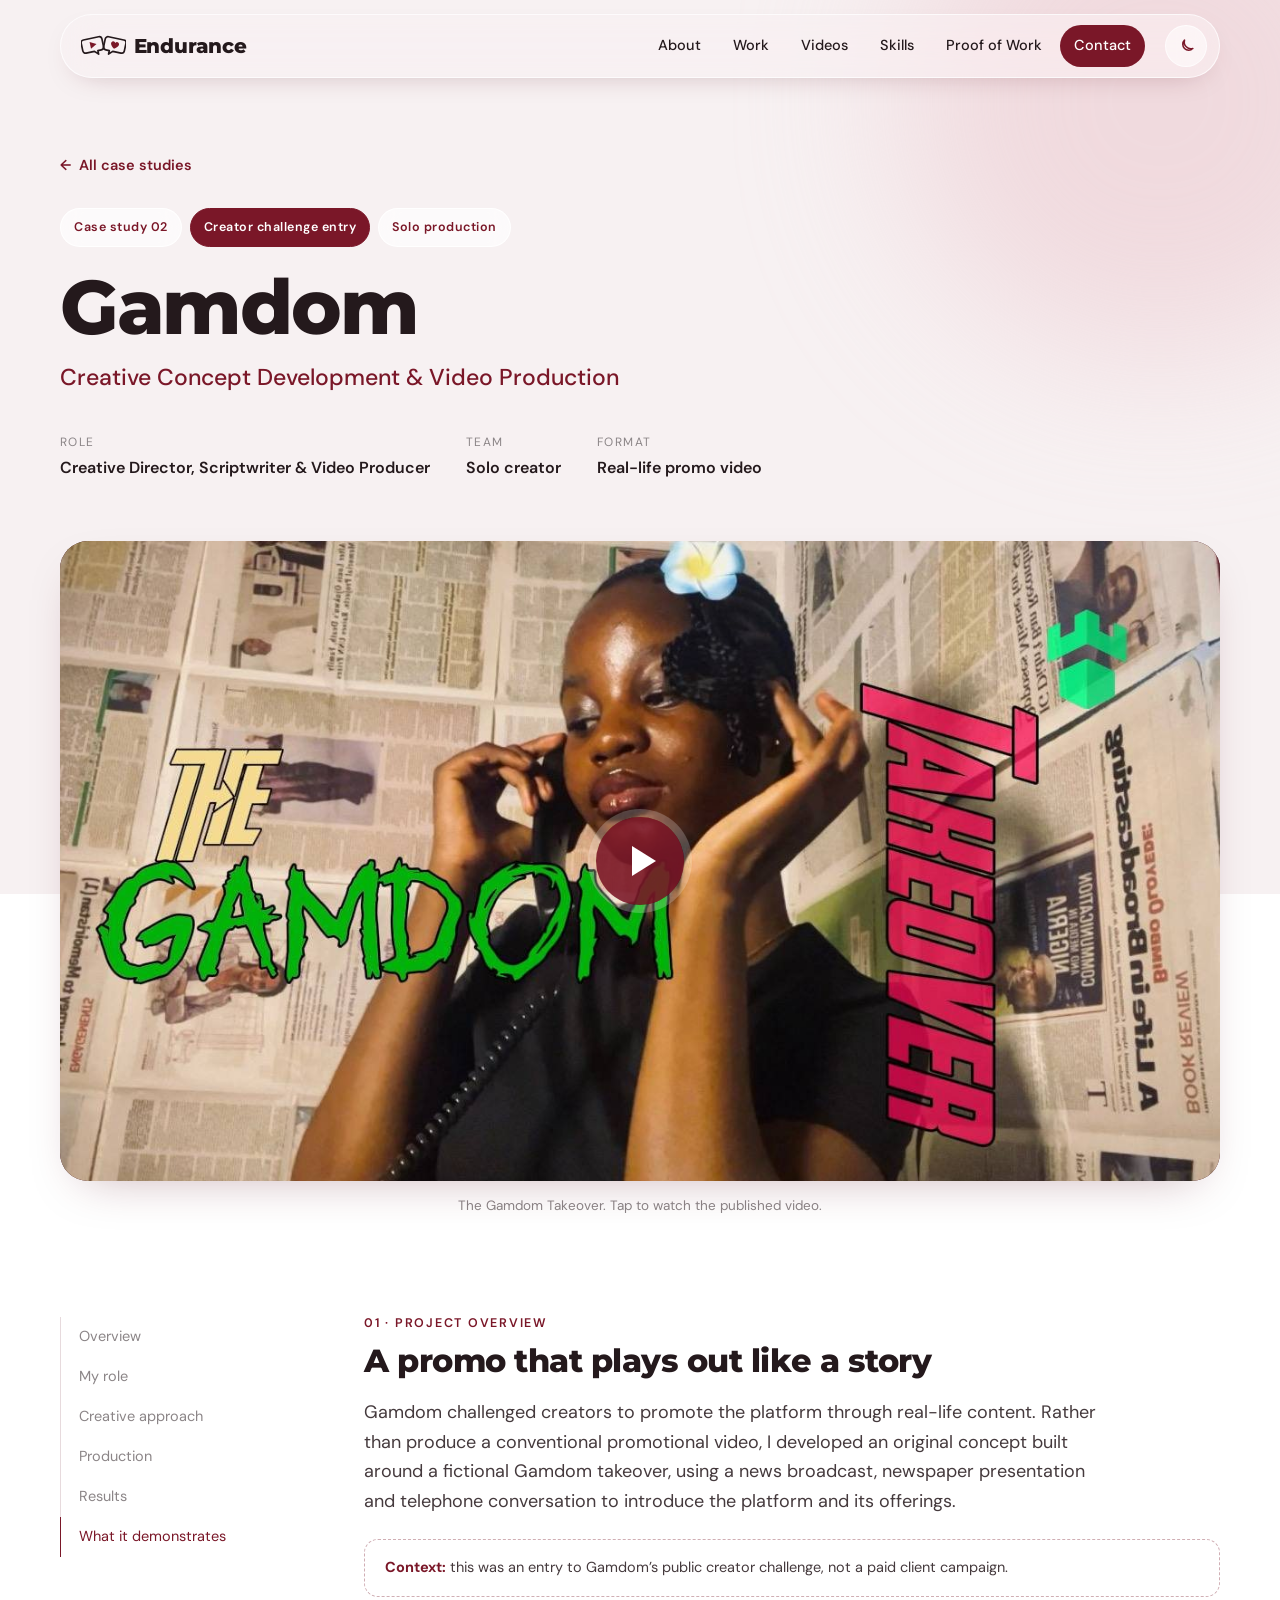
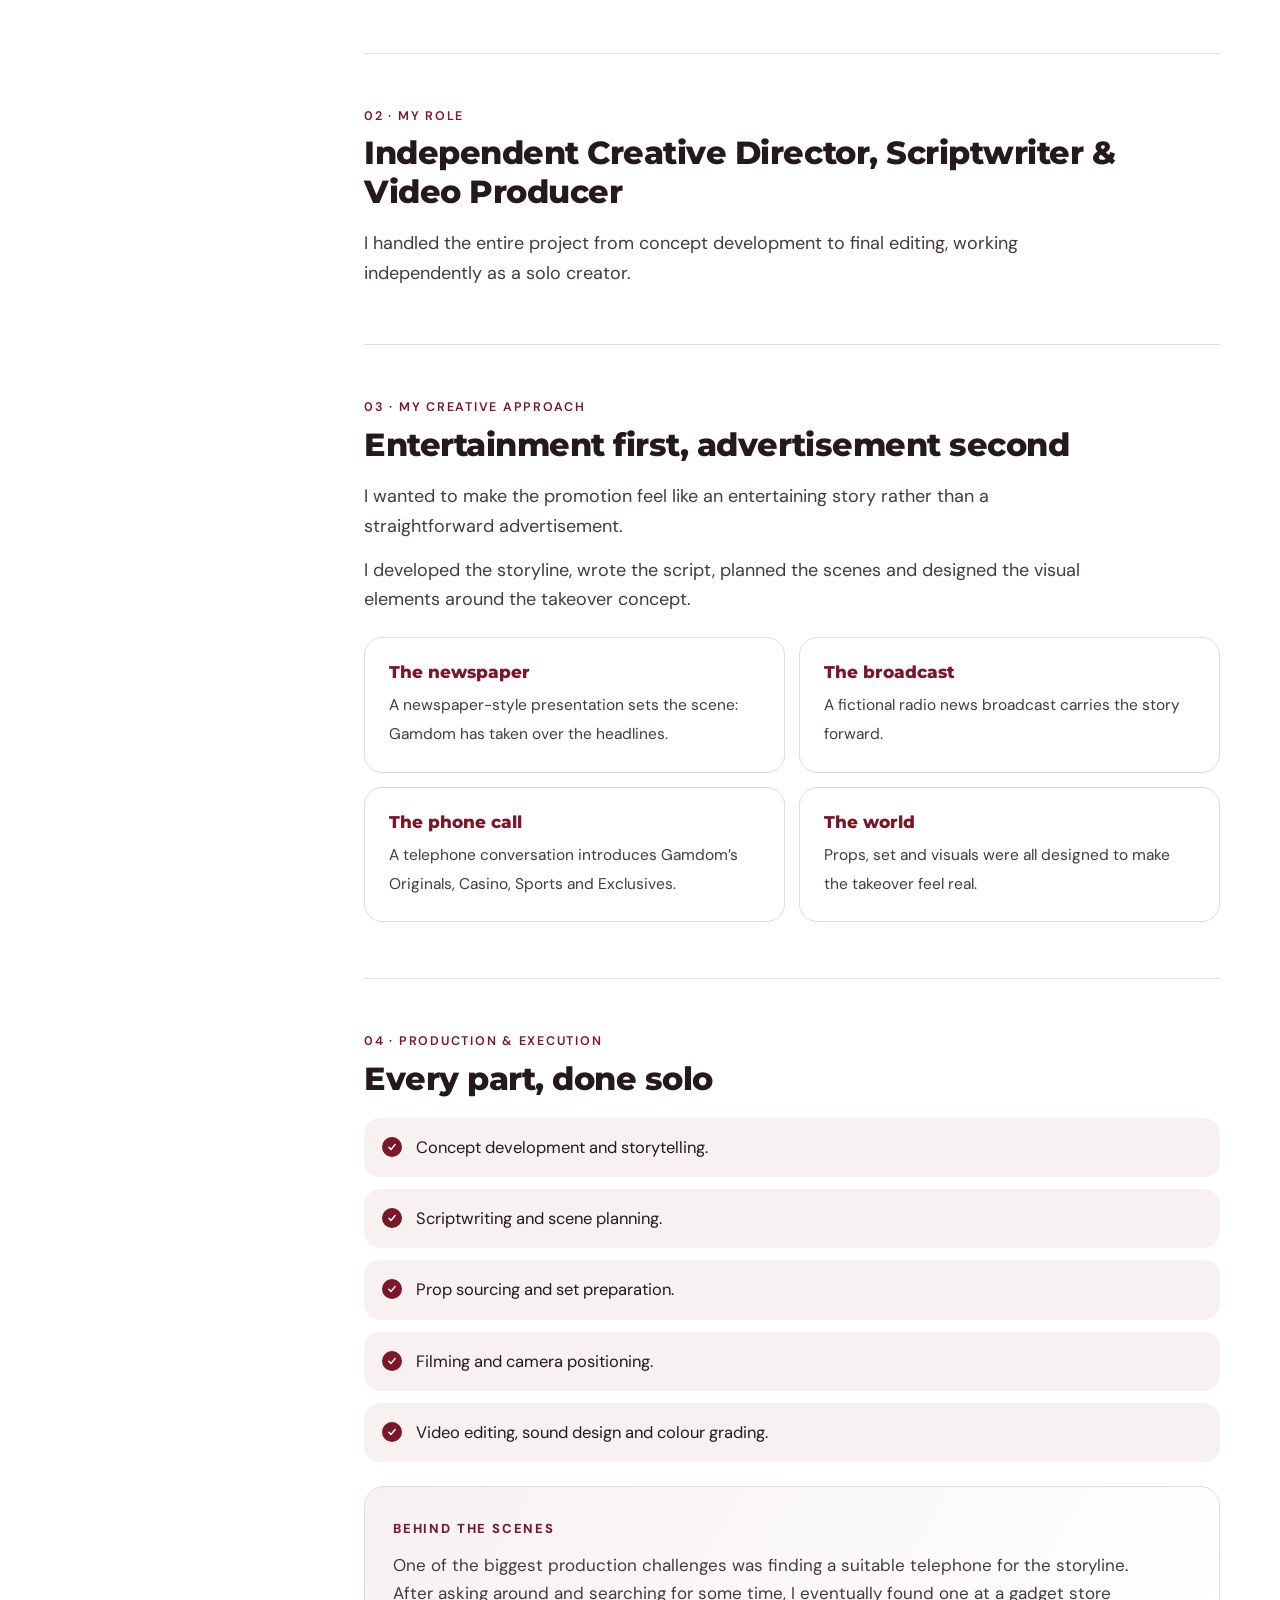
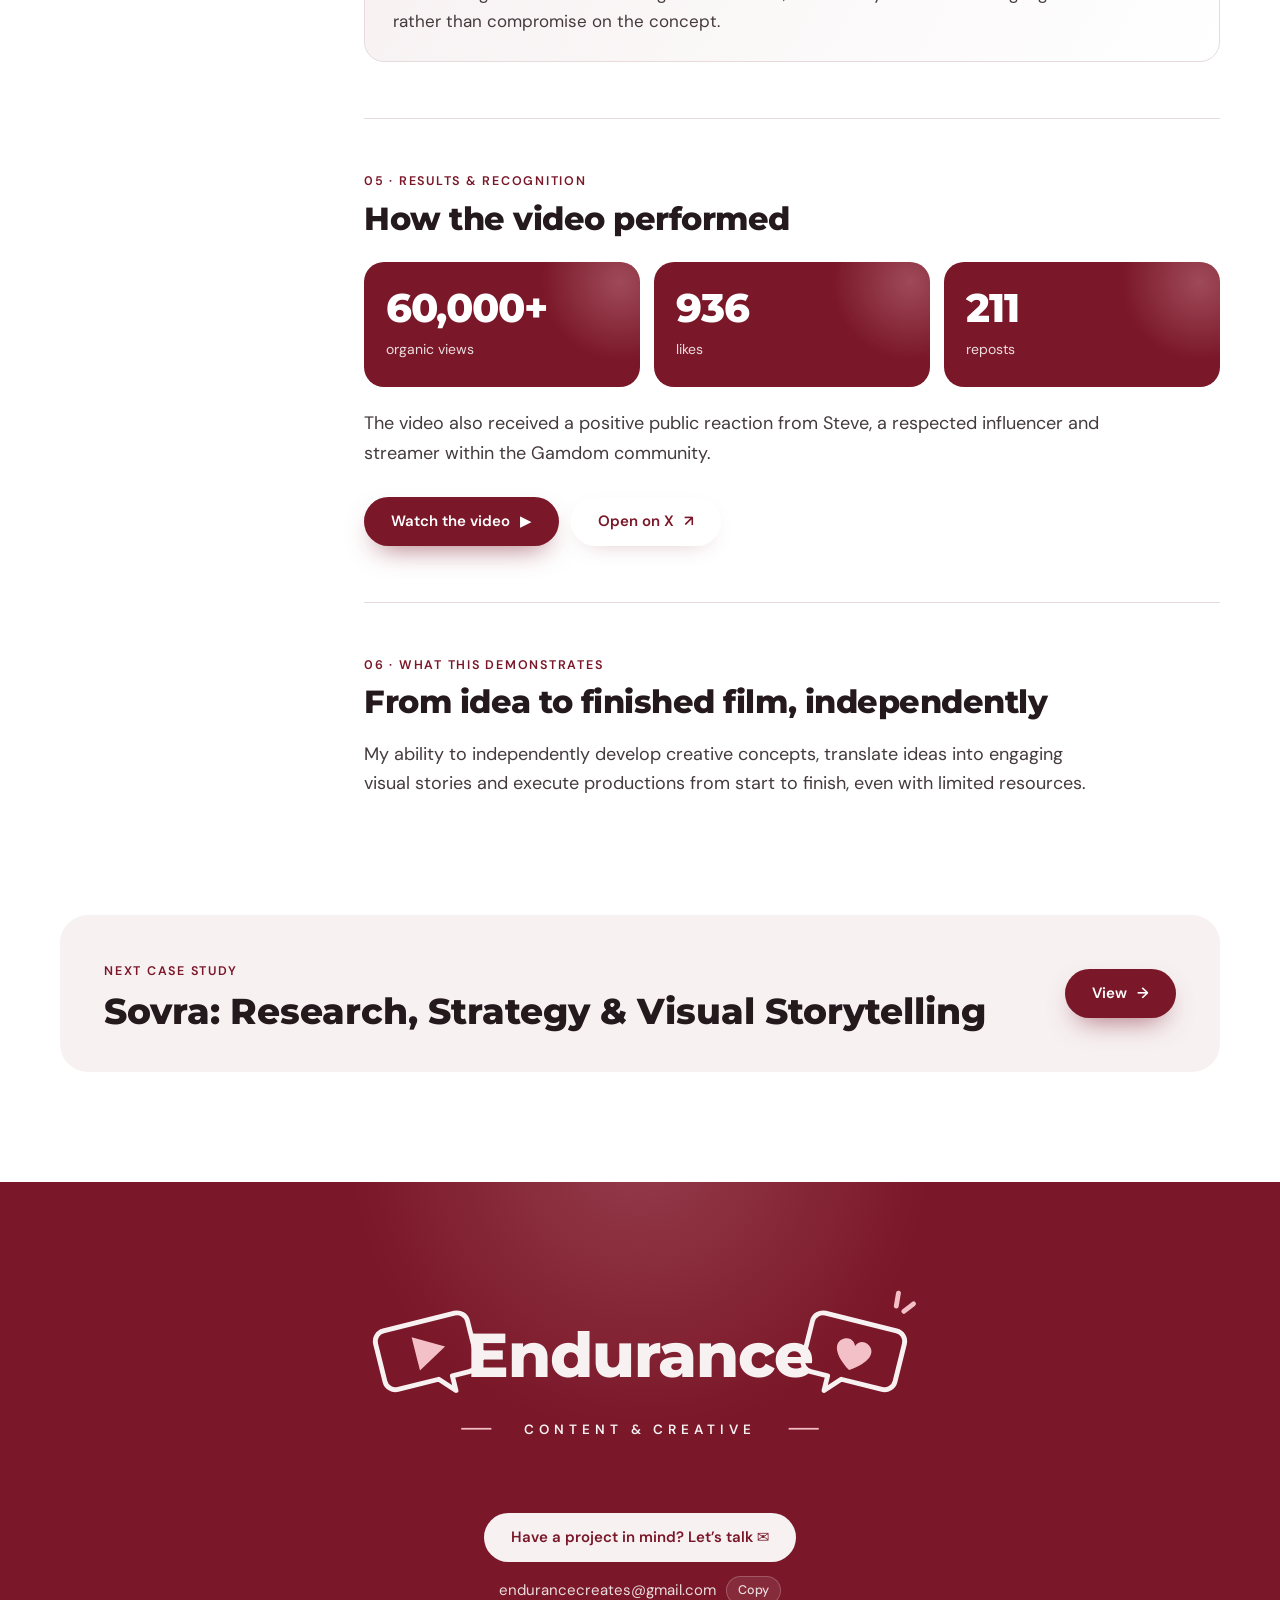
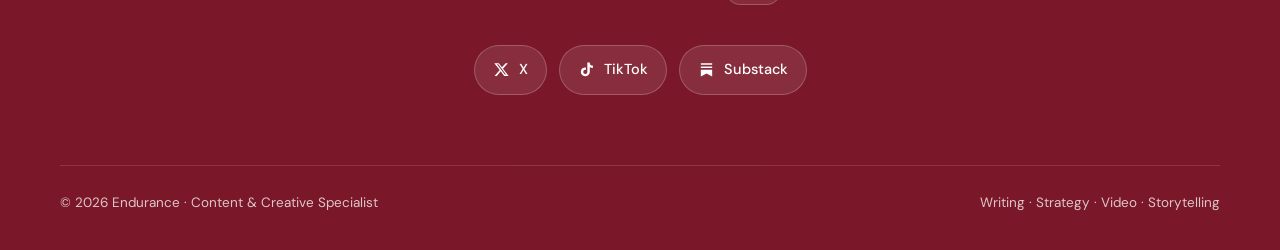
<file: gamdom.html>
<!DOCTYPE html>
<html lang="en">
<head>
<meta charset="utf-8">
<meta name="viewport" content="width=device-width, initial-scale=1">
<title>Gamdom case study — Endurance</title>
<meta name="description" content="The Gamdom Takeover: an original creator-challenge video concept written, shot and edited solo by Endurance. 60,000+ organic views.">
<meta name="theme-color" content="#7A1728">
<link rel="icon" href="assets/favicon.svg" type="image/svg+xml">
<link rel="preconnect" href="https://fonts.googleapis.com"><link rel="preconnect" href="https://fonts.gstatic.com" crossorigin>
<link href="https://fonts.googleapis.com/css2?family=DM+Sans:wght@400;500;600&family=Fraunces:ital,opsz,wght@1,9..144,400&family=Montserrat:wght@700;800&display=swap" rel="stylesheet">
<script>try{var t=localStorage.getItem("theme");if(t)document.documentElement.dataset.theme=t}catch(e){}</script>
<link rel="stylesheet" href="assets/css/style.css">
</head>
<body data-page="case">
<div data-nav></div>
<main>
<section class="cs-hero">
  <div class="wrap">
    <a class="back" href="index.html#work"><span class="arrow">←</span> All case studies</a>
    <div class="cs-tags reveal"><span>Case study 02</span><span class="flag">Creator challenge entry</span><span>Solo production</span></div>
    <h1 class="reveal d1">Gamdom</h1>
    <p class="sub reveal d2">Creative Concept Development &amp; Video Production</p>
    <div class="cs-meta reveal d3">
      <div><small>Role</small><b>Creative Director, Scriptwriter &amp; Video Producer</b></div>
      <div><small>Team</small><b>Solo creator</b></div>
      <div><small>Format</small><b>Real-life promo video</b></div>
    </div>
  </div>
</section>

<div class="cs-cover">
  <div class="wrap reveal">
    <figure>
      <button class="cover-play" data-media="x" data-id="2115507130358997026" data-title="The Gamdom Takeover" aria-label="Play The Gamdom Takeover">
        <img src="assets/img/gamdom-thumb.jpg" alt="Still from The Gamdom Takeover: Endurance on a landline phone in front of a wall of newspapers">
        <span class="play-dot" aria-hidden="true"></span>
      </button>
    </figure>
    <p style="font-size:13.5px;color:var(--muted);margin-top:14px;text-align:center">The Gamdom Takeover. Tap to watch the published video.</p>
  </div>
</div>

<section class="cs-body">
  <div class="wrap cs-layout">
    <ul class="cs-toc" aria-label="On this page">
      <li><a href="#overview">Overview</a></li>
      <li><a href="#role">My role</a></li>
      <li><a href="#approach">Creative approach</a></li>
      <li><a href="#production">Production</a></li>
      <li><a href="#results">Results</a></li>
      <li><a href="#takeaway">What it demonstrates</a></li>
    </ul>
    <div>
      <div class="cs-section reveal" id="overview">
        <h2><small>01 · Project overview</small>A promo that plays out like a story</h2>
        <p>Gamdom challenged creators to promote the platform through real-life content. Rather than produce a conventional promotional video, I developed an original concept built around a fictional Gamdom takeover, using a news broadcast, newspaper presentation and telephone conversation to introduce the platform and its offerings.</p>
        <div class="note"><b>Context:</b> this was an entry to Gamdom’s public creator challenge, not a paid client campaign.</div>
      </div>
      <div class="cs-section reveal" id="role">
        <h2><small>02 · My role</small>Independent Creative Director, Scriptwriter &amp; Video Producer</h2>
        <p>I handled the entire project from concept development to final editing, working independently as a solo creator.</p>
      </div>
      <div class="cs-section reveal" id="approach">
        <h2><small>03 · My creative approach</small>Entertainment first, advertisement second</h2>
        <p>I wanted to make the promotion feel like an entertaining story rather than a straightforward advertisement.</p>
        <p>I developed the storyline, wrote the script, planned the scenes and designed the visual elements around the takeover concept.</p>
        <div class="recs">
          <div class="rec"><b>The newspaper</b><span>A newspaper-style presentation sets the scene: Gamdom has taken over the headlines.</span></div>
          <div class="rec"><b>The broadcast</b><span>A fictional radio news broadcast carries the story forward.</span></div>
          <div class="rec"><b>The phone call</b><span>A telephone conversation introduces Gamdom’s Originals, Casino, Sports and Exclusives.</span></div>
          <div class="rec"><b>The world</b><span>Props, set and visuals were all designed to make the takeover feel real.</span></div>
        </div>
      </div>
      <div class="cs-section reveal" id="production">
        <h2><small>04 · Production &amp; execution</small>Every part, done solo</h2>
        <ul class="checks">
          <li>Concept development and storytelling.</li>
          <li>Scriptwriting and scene planning.</li>
          <li>Prop sourcing and set preparation.</li>
          <li>Filming and camera positioning.</li>
          <li>Video editing, sound design and colour grading.</li>
        </ul>
        <div class="story"><b>Behind the scenes</b><p>One of the biggest production challenges was finding a suitable telephone for the storyline. After asking around and searching for some time, I eventually found one at a gadget store rather than compromise on the concept.</p></div>
      </div>
      <div class="cs-section reveal" id="results">
        <h2><small>05 · Results &amp; recognition</small>How the video performed</h2>
        <div class="stats">
          <div class="stat"><b>60,000+</b><span>organic views</span></div>
          <div class="stat"><b>936</b><span>likes</span></div>
          <div class="stat"><b>211</b><span>reposts</span></div>
        </div>
        <p style="margin-top:22px">The video also received a positive public reaction from Steve, a respected influencer and streamer within the Gamdom community.</p>
        <div class="cs-cta">
          <button class="btn btn-primary" data-media="x" data-id="2115507130358997026" data-title="The Gamdom Takeover">Watch the video <span class="arrow">▶</span></button>
          <a class="btn btn-glass" href="https://x.com/i_am_endurance/status/2115507130358997026" target="_blank" rel="noopener">Open on X <span class="arrow">↗</span></a>
        </div>
      </div>
      <div class="cs-section reveal" id="takeaway">
        <h2><small>06 · What this demonstrates</small>From idea to finished film, independently</h2>
        <p>My ability to independently develop creative concepts, translate ideas into engaging visual stories and execute productions from start to finish, even with limited resources.</p>
      </div>
    </div>
  </div>
</section>

<section class="next-case">
  <div class="wrap"><a class="next-card reveal" href="sovra.html"><div><small>Next case study</small><h3>Sovra: Research, Strategy &amp; Visual Storytelling</h3></div><span class="btn btn-primary">View <span class="arrow">→</span></span></a></div>
</section>
</main>
<div data-footer></div>
<script src="assets/js/site.js"></script>
</body>
</html>
</file>
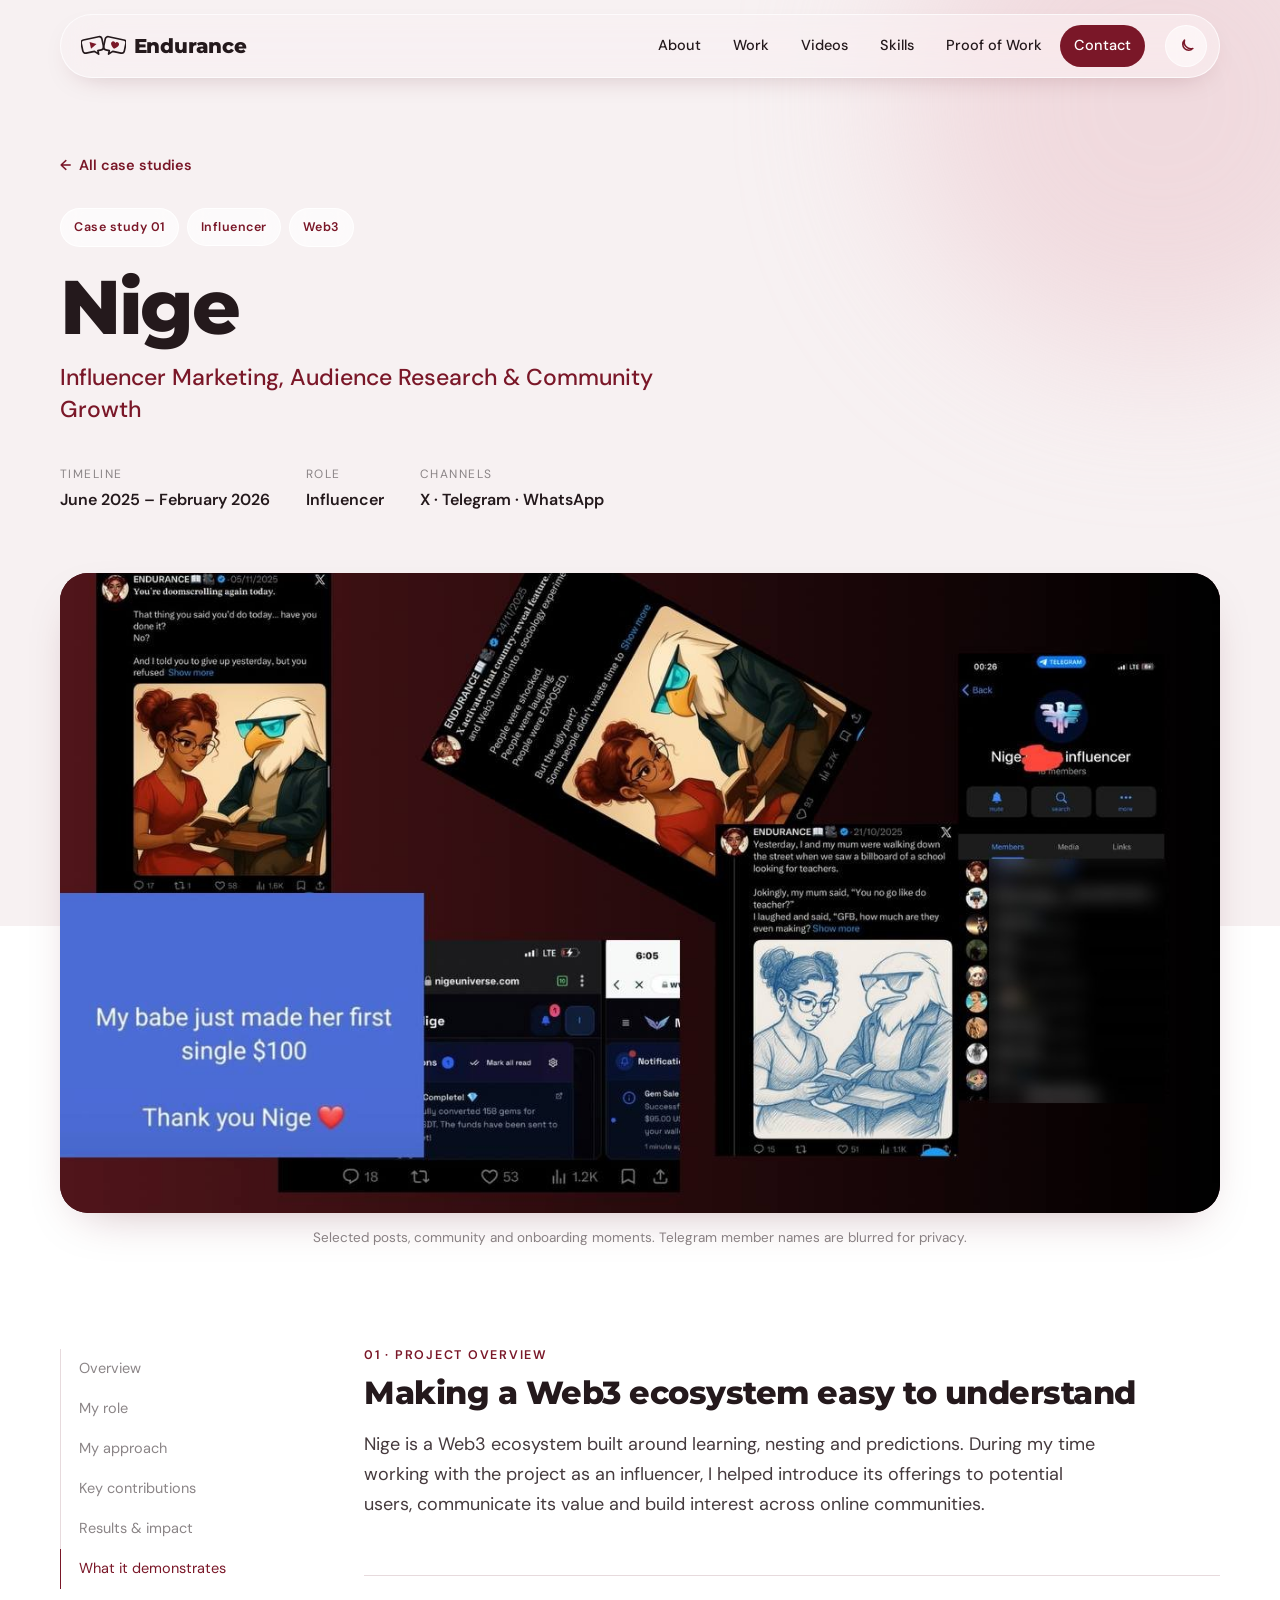
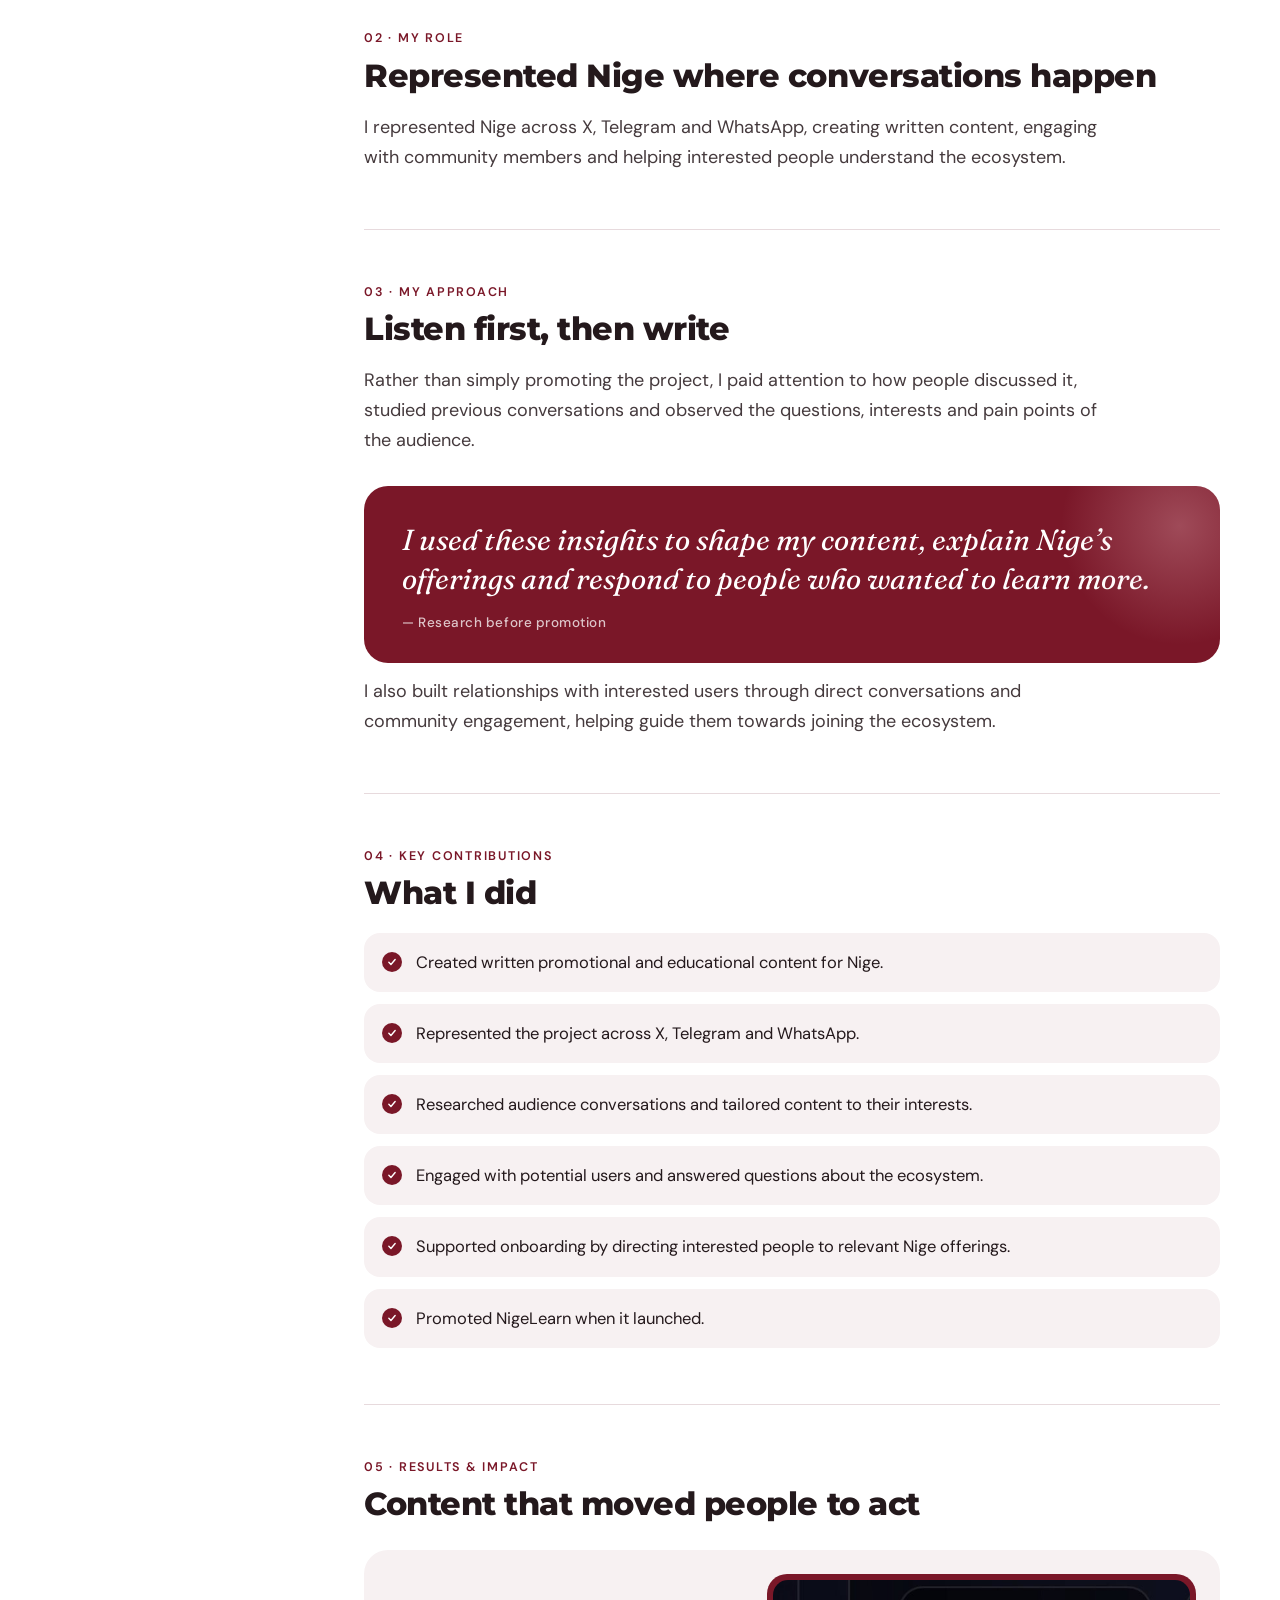
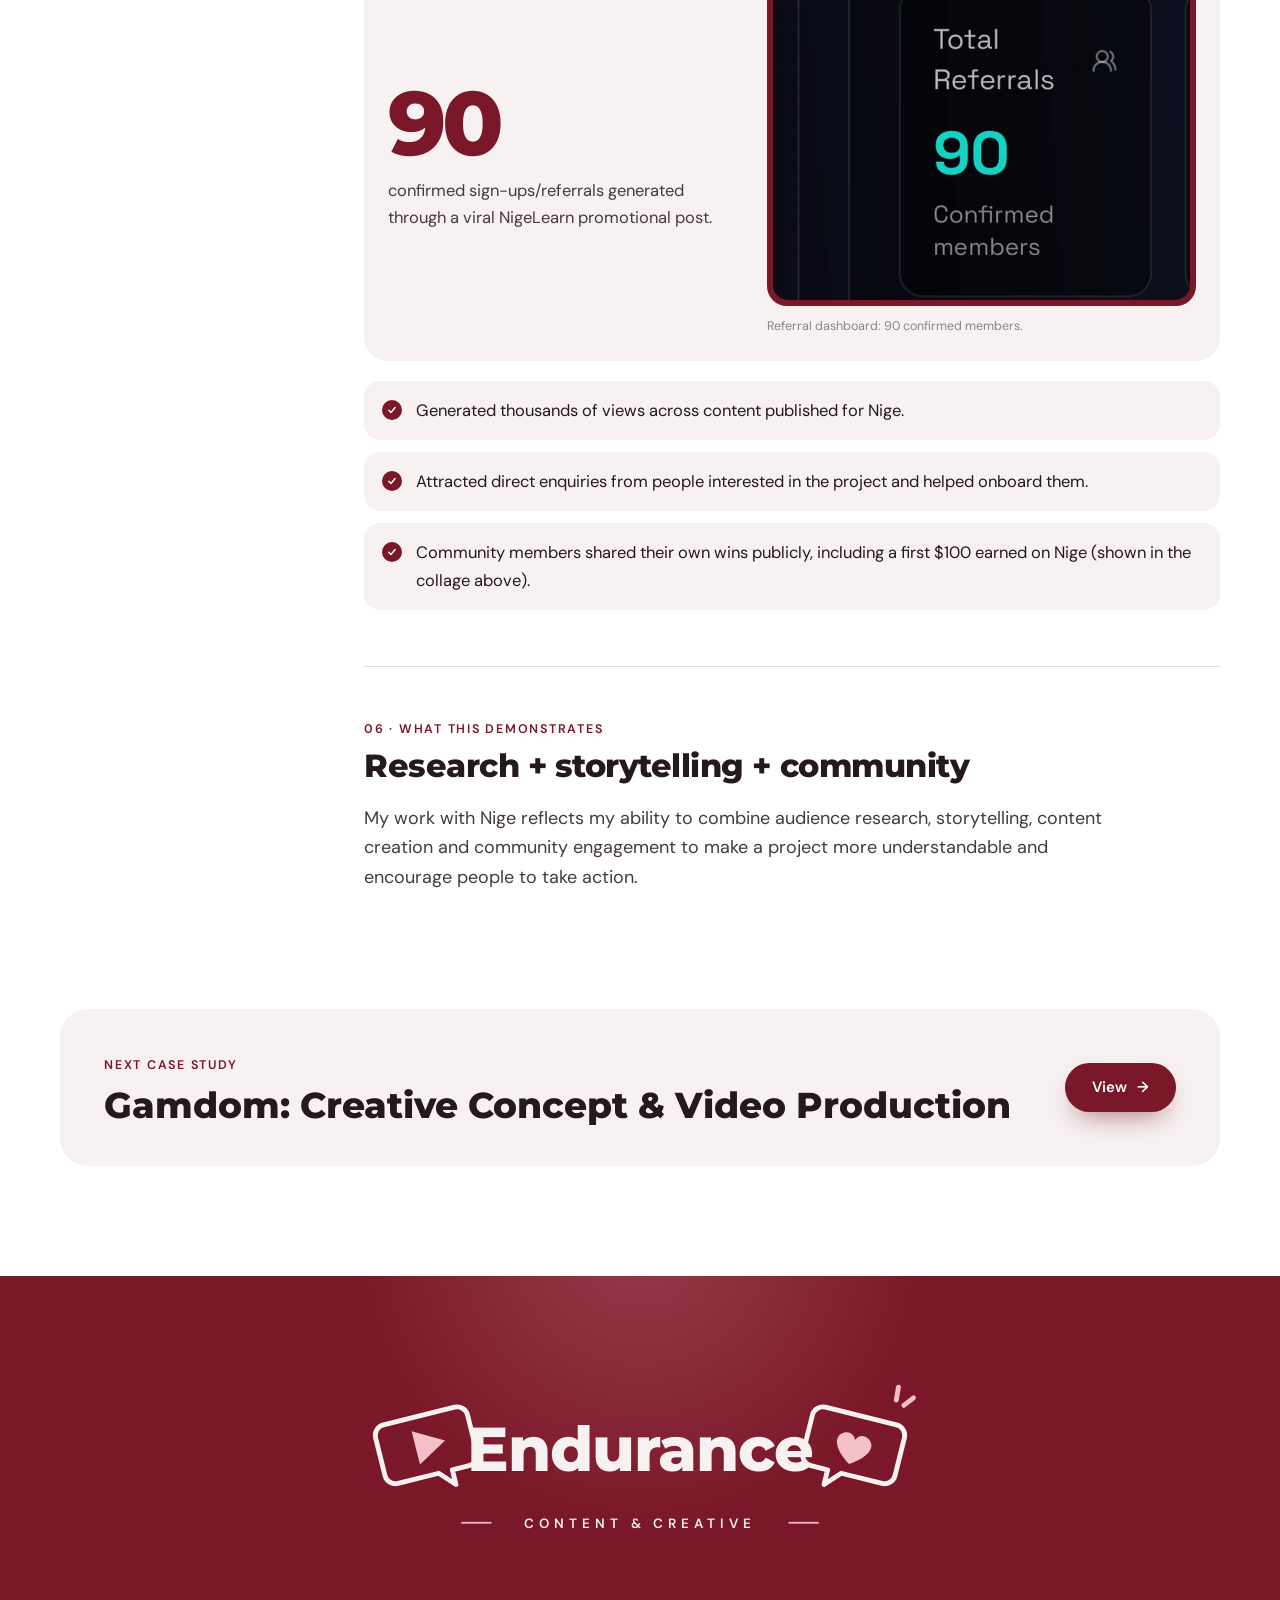
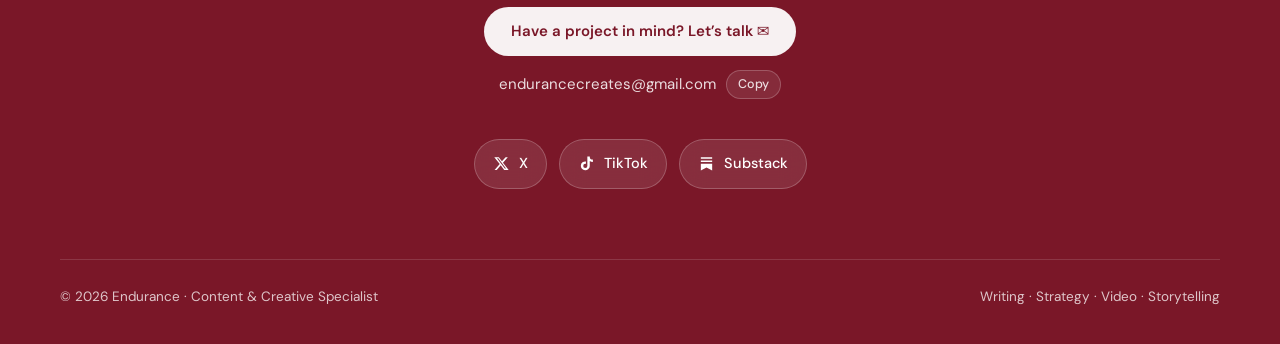
<file: nige.html>
<!DOCTYPE html>
<html lang="en">
<head>
<meta charset="utf-8">
<meta name="viewport" content="width=device-width, initial-scale=1">
<title>Nige case study — Endurance</title>
<meta name="description" content="Influencer marketing, audience research and community growth for Nige, a Web3 ecosystem built around learning, nesting and predictions.">
<meta name="theme-color" content="#7A1728">
<link rel="icon" href="assets/favicon.svg" type="image/svg+xml">
<link rel="preconnect" href="https://fonts.googleapis.com"><link rel="preconnect" href="https://fonts.gstatic.com" crossorigin>
<link href="https://fonts.googleapis.com/css2?family=DM+Sans:wght@400;500;600&family=Fraunces:ital,opsz,wght@1,9..144,400&family=Montserrat:wght@700;800&display=swap" rel="stylesheet">
<script>try{var t=localStorage.getItem("theme");if(t)document.documentElement.dataset.theme=t}catch(e){}</script>
<link rel="stylesheet" href="assets/css/style.css">
</head>
<body data-page="case">
<div data-nav></div>
<main>
<section class="cs-hero">
  <div class="wrap">
    <a class="back" href="index.html#work"><span class="arrow">←</span> All case studies</a>
    <div class="cs-tags reveal"><span>Case study 01</span><span>Influencer</span><span>Web3</span></div>
    <h1 class="reveal d1">Nige</h1>
    <p class="sub reveal d2">Influencer Marketing, Audience Research &amp; Community Growth</p>
    <div class="cs-meta reveal d3">
      <div><small>Timeline</small><b>June 2025 – February 2026</b></div>
      <div><small>Role</small><b>Influencer</b></div>
      <div><small>Channels</small><b>X · Telegram · WhatsApp</b></div>
    </div>
  </div>
</section>

<div class="cs-cover">
  <div class="wrap reveal">
    <figure><button class="cover-play" data-media="image" data-src="assets/img/nige-collage.jpg" data-title="Selected Nige posts, community and onboarding moments" aria-label="Enlarge collage"><img src="assets/img/nige-collage.jpg" alt="Collage of Endurance’s Nige posts on X, the Nige influencer Telegram group, the NigeUniverse dashboard and a community thank-you message"></button></figure>
    <p class="cs-caption" style="font-size:13.5px;color:var(--muted);margin-top:14px;text-align:center">Selected posts, community and onboarding moments. Telegram member names are blurred for privacy.</p>
  </div>
</div>

<section class="cs-body">
  <div class="wrap cs-layout">
    <ul class="cs-toc" aria-label="On this page">
      <li><a href="#overview">Overview</a></li>
      <li><a href="#role">My role</a></li>
      <li><a href="#approach">My approach</a></li>
      <li><a href="#contributions">Key contributions</a></li>
      <li><a href="#results">Results &amp; impact</a></li>
      <li><a href="#takeaway">What it demonstrates</a></li>
    </ul>
    <div>
      <div class="cs-section reveal" id="overview">
        <h2><small>01 · Project overview</small>Making a Web3 ecosystem easy to understand</h2>
        <p>Nige is a Web3 ecosystem built around learning, nesting and predictions. During my time working with the project as an influencer, I helped introduce its offerings to potential users, communicate its value and build interest across online communities.</p>
      </div>
      <div class="cs-section reveal" id="role">
        <h2><small>02 · My role</small>Represented Nige where conversations happen</h2>
        <p>I represented Nige across X, Telegram and WhatsApp, creating written content, engaging with community members and helping interested people understand the ecosystem.</p>
      </div>
      <div class="cs-section reveal" id="approach">
        <h2><small>03 · My approach</small>Listen first, then write</h2>
        <p>Rather than simply promoting the project, I paid attention to how people discussed it, studied previous conversations and observed the questions, interests and pain points of the audience.</p>
        <div class="pullquote">I used these insights to shape my content, explain Nige’s offerings and respond to people who wanted to learn more.<cite>— Research before promotion</cite></div>
        <p>I also built relationships with interested users through direct conversations and community engagement, helping guide them towards joining the ecosystem.</p>
      </div>
      <div class="cs-section reveal" id="contributions">
        <h2><small>04 · Key contributions</small>What I did</h2>
        <ul class="checks">
          <li>Created written promotional and educational content for Nige.</li>
          <li>Represented the project across X, Telegram and WhatsApp.</li>
          <li>Researched audience conversations and tailored content to their interests.</li>
          <li>Engaged with potential users and answered questions about the ecosystem.</li>
          <li>Supported onboarding by directing interested people to relevant Nige offerings.</li>
          <li>Promoted NigeLearn when it launched.</li>
        </ul>
      </div>
      <div class="cs-section reveal" id="results">
        <h2><small>05 · Results &amp; impact</small>Content that moved people to act</h2>
        <div class="proof">
          <div class="proof-big"><b>90</b><span>confirmed sign-ups/referrals generated through a viral NigeLearn promotional post.</span></div>
          <div>
            <button class="proof-shot" data-media="image" data-src="assets/img/nige-referrals.jpg" data-title="Referral dashboard: 90 confirmed members" aria-label="Enlarge referral dashboard screenshot"><img src="assets/img/nige-referrals.jpg" alt="Referral dashboard showing Total Referrals: 90 confirmed members"></button>
            <small>Referral dashboard: 90 confirmed members.</small>
          </div>
        </div>
        <ul class="checks">
          <li>Generated thousands of views across content published for Nige.</li>
          <li>Attracted direct enquiries from people interested in the project and helped onboard them.</li>
          <li>Community members shared their own wins publicly, including a first $100 earned on Nige (shown in the collage above).</li>
        </ul>
      </div>
      <div class="cs-section reveal" id="takeaway">
        <h2><small>06 · What this demonstrates</small>Research + storytelling + community</h2>
        <p>My work with Nige reflects my ability to combine audience research, storytelling, content creation and community engagement to make a project more understandable and encourage people to take action.</p>
      </div>
    </div>
  </div>
</section>

<section class="next-case">
  <div class="wrap"><a class="next-card reveal" href="gamdom.html"><div><small>Next case study</small><h3>Gamdom: Creative Concept &amp; Video Production</h3></div><span class="btn btn-primary">View <span class="arrow">→</span></span></a></div>
</section>
</main>
<div data-footer></div>
<script src="assets/js/site.js"></script>
</body>
</html>
</file>
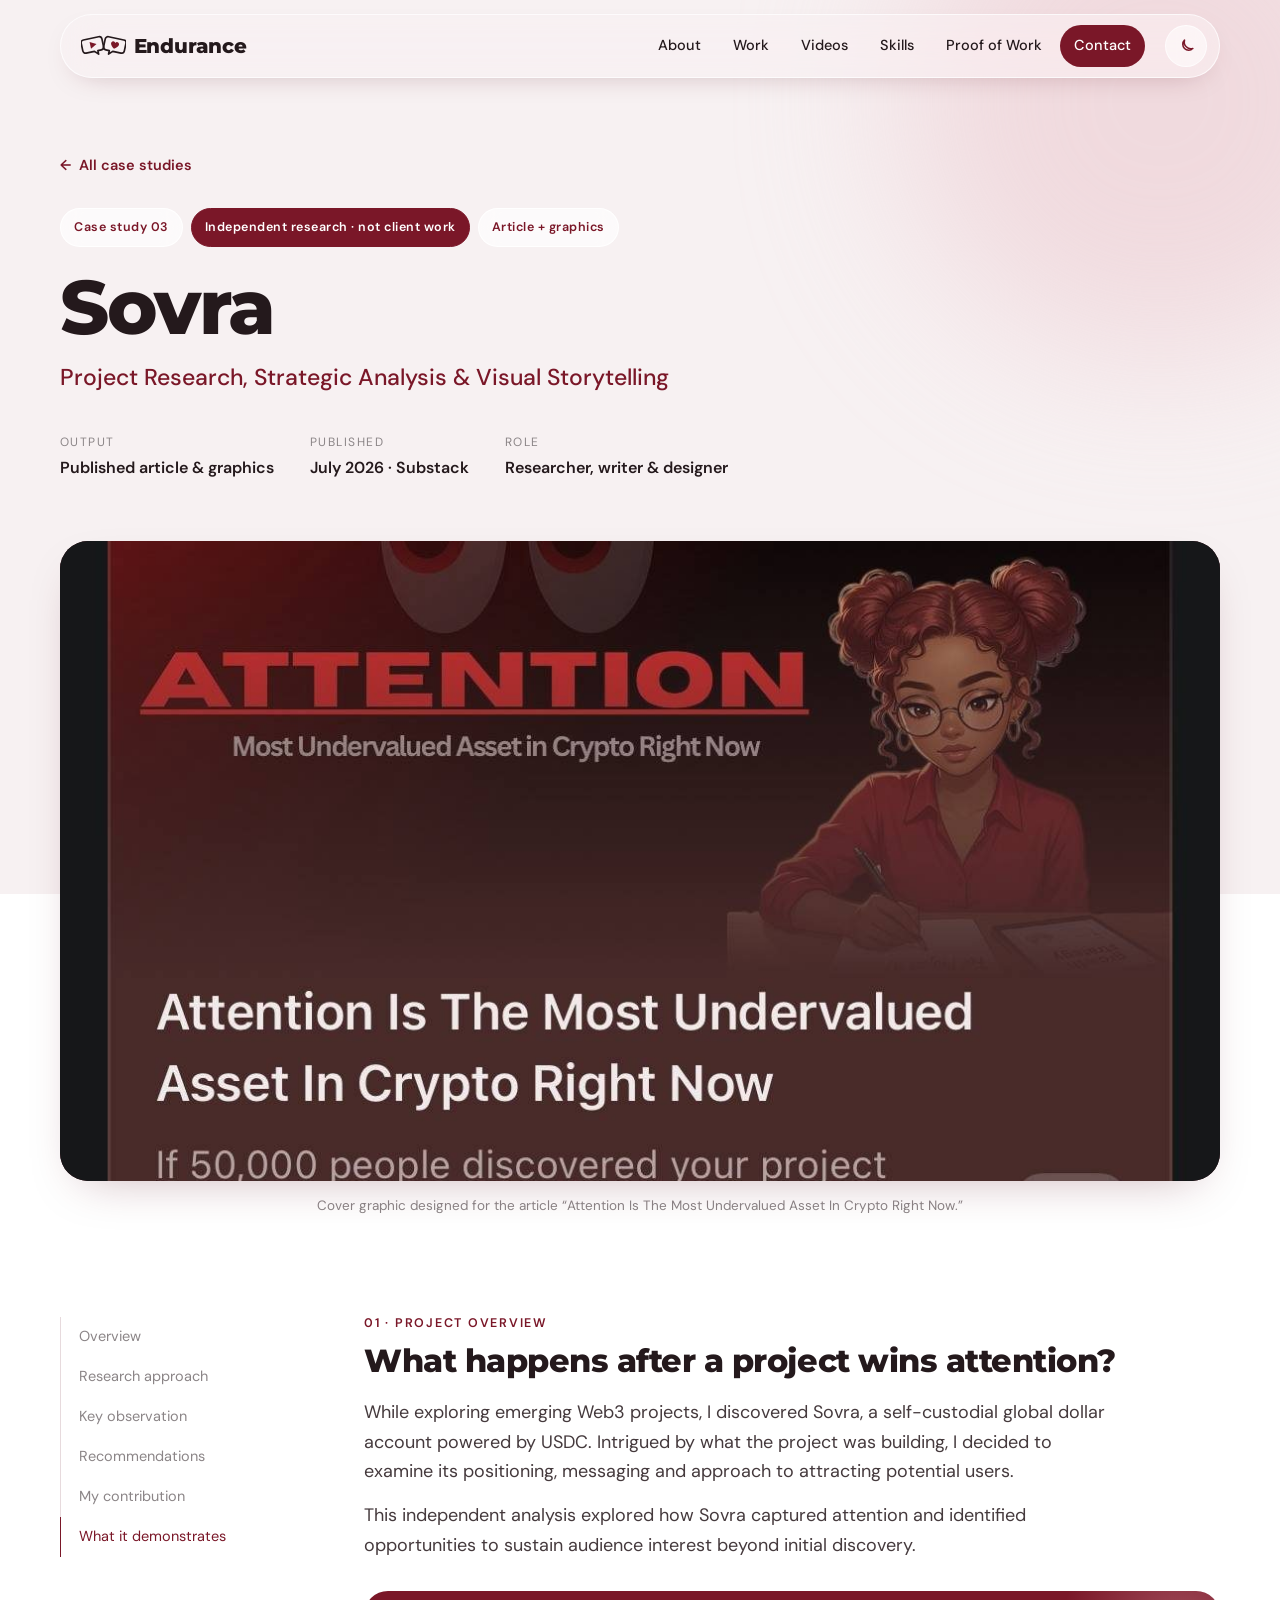
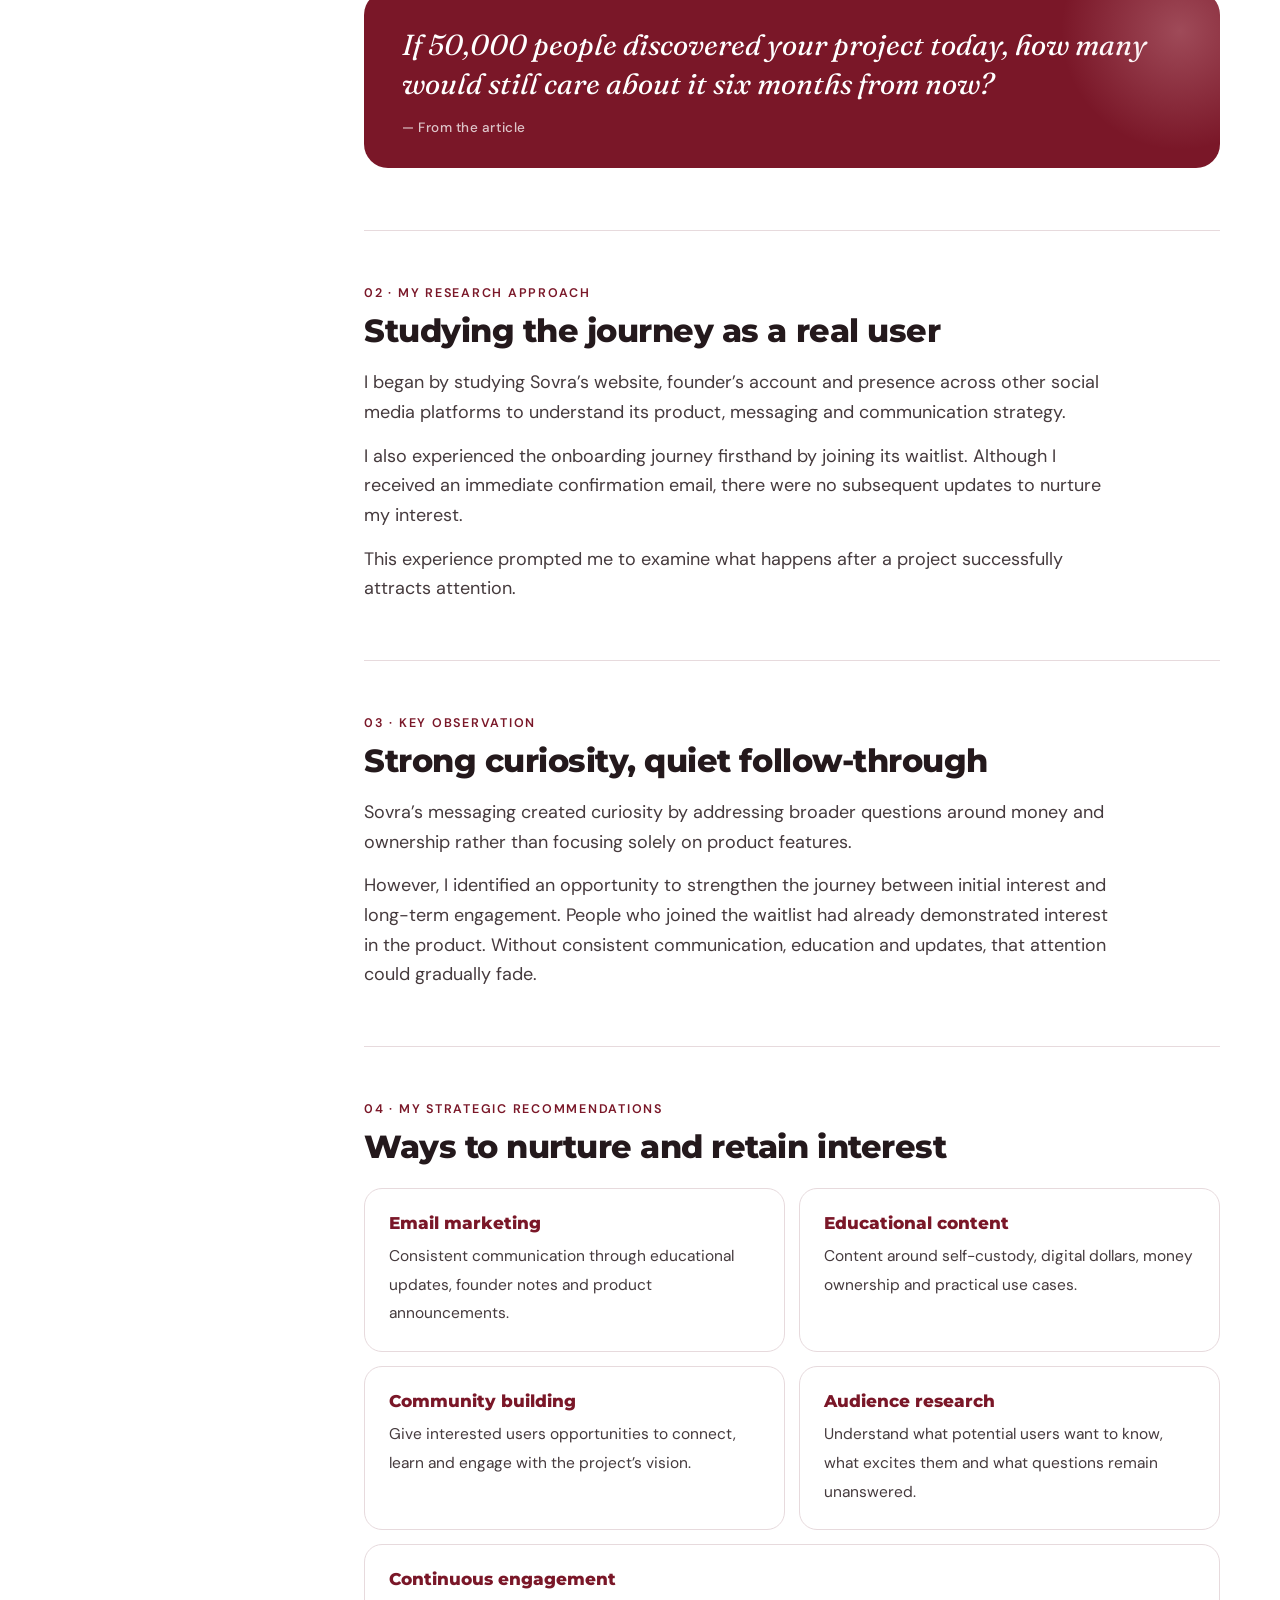
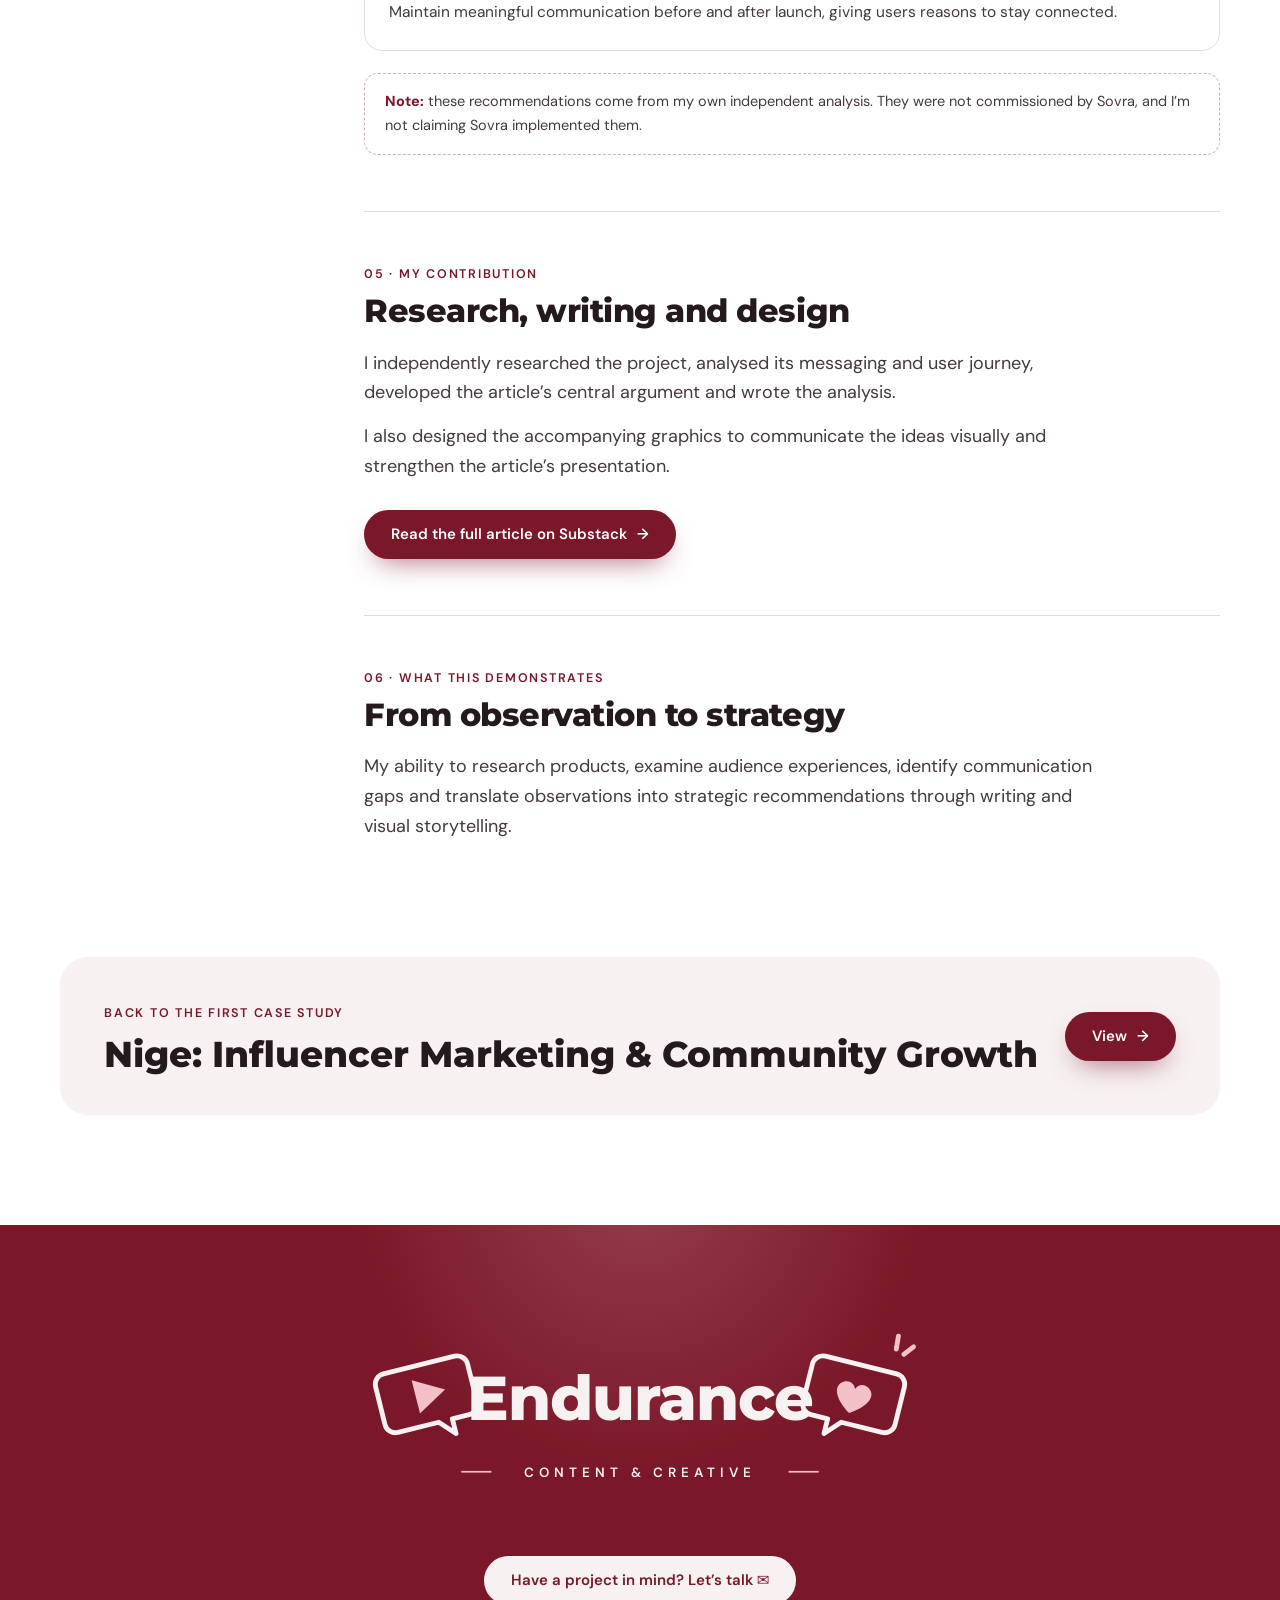
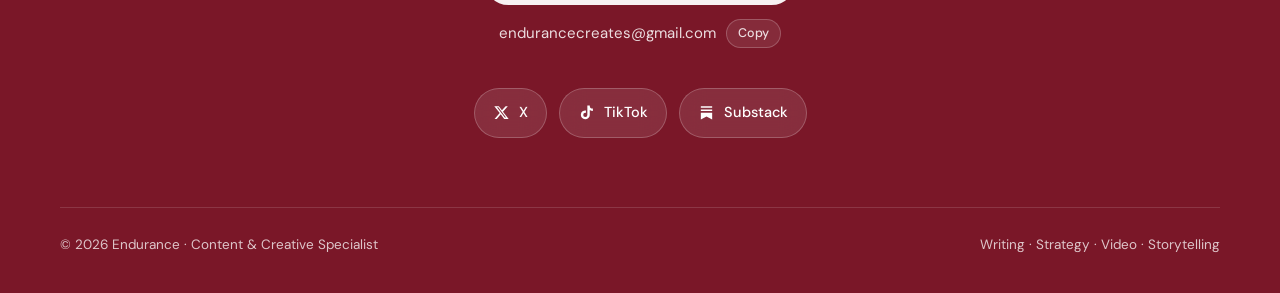
<file: sovra.html>
<!DOCTYPE html>
<html lang="en">
<head>
<meta charset="utf-8">
<meta name="viewport" content="width=device-width, initial-scale=1">
<title>Sovra case study — Endurance</title>
<meta name="description" content="Independent research into Sovra’s positioning and waitlist journey, and how projects can keep the attention they earn.">
<meta name="theme-color" content="#7A1728">
<link rel="icon" href="assets/favicon.svg" type="image/svg+xml">
<link rel="preconnect" href="https://fonts.googleapis.com"><link rel="preconnect" href="https://fonts.gstatic.com" crossorigin>
<link href="https://fonts.googleapis.com/css2?family=DM+Sans:wght@400;500;600&family=Fraunces:ital,opsz,wght@1,9..144,400&family=Montserrat:wght@700;800&display=swap" rel="stylesheet">
<script>try{var t=localStorage.getItem("theme");if(t)document.documentElement.dataset.theme=t}catch(e){}</script>
<link rel="stylesheet" href="assets/css/style.css">
</head>
<body data-page="case">
<div data-nav></div>
<main>
<section class="cs-hero">
  <div class="wrap">
    <a class="back" href="index.html#work"><span class="arrow">←</span> All case studies</a>
    <div class="cs-tags reveal"><span>Case study 03</span><span class="flag">Independent research · not client work</span><span>Article + graphics</span></div>
    <h1 class="reveal d1">Sovra</h1>
    <p class="sub reveal d2">Project Research, Strategic Analysis &amp; Visual Storytelling</p>
    <div class="cs-meta reveal d3">
      <div><small>Output</small><b>Published article &amp; graphics</b></div>
      <div><small>Published</small><b>July 2026 · Substack</b></div>
      <div><small>Role</small><b>Researcher, writer &amp; designer</b></div>
    </div>
  </div>
</section>

<div class="cs-cover">
  <div class="wrap reveal">
    <figure><button class="cover-play" data-media="image" data-src="assets/img/sovra-cover.jpg" data-title="Article cover: Attention Is The Most Undervalued Asset In Crypto Right Now" aria-label="Enlarge article cover"><img src="assets/img/sovra-cover.jpg" alt="Article cover reading ATTENTION, Most Undervalued Asset in Crypto Right Now, with Endurance’s illustrated character writing at a desk"></button></figure>
    <p style="font-size:13.5px;color:var(--muted);margin-top:14px;text-align:center">Cover graphic designed for the article “Attention Is The Most Undervalued Asset In Crypto Right Now.”</p>
  </div>
</div>

<section class="cs-body">
  <div class="wrap cs-layout">
    <ul class="cs-toc" aria-label="On this page">
      <li><a href="#overview">Overview</a></li>
      <li><a href="#research">Research approach</a></li>
      <li><a href="#observation">Key observation</a></li>
      <li><a href="#recommendations">Recommendations</a></li>
      <li><a href="#contribution">My contribution</a></li>
      <li><a href="#takeaway">What it demonstrates</a></li>
    </ul>
    <div>
      <div class="cs-section reveal" id="overview">
        <h2><small>01 · Project overview</small>What happens after a project wins attention?</h2>
        <p>While exploring emerging Web3 projects, I discovered Sovra, a self-custodial global dollar account powered by USDC. Intrigued by what the project was building, I decided to examine its positioning, messaging and approach to attracting potential users.</p>
        <p>This independent analysis explored how Sovra captured attention and identified opportunities to sustain audience interest beyond initial discovery.</p>
        <div class="pullquote">If 50,000 people discovered your project today, how many would still care about it six months from now?<cite>— From the article</cite></div>
      </div>
      <div class="cs-section reveal" id="research">
        <h2><small>02 · My research approach</small>Studying the journey as a real user</h2>
        <p>I began by studying Sovra’s website, founder’s account and presence across other social media platforms to understand its product, messaging and communication strategy.</p>
        <p>I also experienced the onboarding journey firsthand by joining its waitlist. Although I received an immediate confirmation email, there were no subsequent updates to nurture my interest.</p>
        <p>This experience prompted me to examine what happens after a project successfully attracts attention.</p>
      </div>
      <div class="cs-section reveal" id="observation">
        <h2><small>03 · Key observation</small>Strong curiosity, quiet follow-through</h2>
        <p>Sovra’s messaging created curiosity by addressing broader questions around money and ownership rather than focusing solely on product features.</p>
        <p>However, I identified an opportunity to strengthen the journey between initial interest and long-term engagement. People who joined the waitlist had already demonstrated interest in the product. Without consistent communication, education and updates, that attention could gradually fade.</p>
      </div>
      <div class="cs-section reveal" id="recommendations">
        <h2><small>04 · My strategic recommendations</small>Ways to nurture and retain interest</h2>
        <div class="recs">
          <div class="rec"><b>Email marketing</b><span>Consistent communication through educational updates, founder notes and product announcements.</span></div>
          <div class="rec"><b>Educational content</b><span>Content around self-custody, digital dollars, money ownership and practical use cases.</span></div>
          <div class="rec"><b>Community building</b><span>Give interested users opportunities to connect, learn and engage with the project’s vision.</span></div>
          <div class="rec"><b>Audience research</b><span>Understand what potential users want to know, what excites them and what questions remain unanswered.</span></div>
          <div class="rec" style="grid-column:1/-1"><b>Continuous engagement</b><span>Maintain meaningful communication before and after launch, giving users reasons to stay connected.</span></div>
        </div>
        <div class="note"><b>Note:</b> these recommendations come from my own independent analysis. They were not commissioned by Sovra, and I’m not claiming Sovra implemented them.</div>
      </div>
      <div class="cs-section reveal" id="contribution">
        <h2><small>05 · My contribution</small>Research, writing and design</h2>
        <p>I independently researched the project, analysed its messaging and user journey, developed the article’s central argument and wrote the analysis.</p>
        <p>I also designed the accompanying graphics to communicate the ideas visually and strengthen the article’s presentation.</p>
        <div class="cs-cta">
          <a class="btn btn-primary" href="https://iamendurance.substack.com/p/attention-is-the-most-undervalued" target="_blank" rel="noopener">Read the full article on Substack <span class="arrow">→</span></a>
        </div>
      </div>
      <div class="cs-section reveal" id="takeaway">
        <h2><small>06 · What this demonstrates</small>From observation to strategy</h2>
        <p>My ability to research products, examine audience experiences, identify communication gaps and translate observations into strategic recommendations through writing and visual storytelling.</p>
      </div>
    </div>
  </div>
</section>

<section class="next-case">
  <div class="wrap"><a class="next-card reveal" href="nige.html"><div><small>Back to the first case study</small><h3>Nige: Influencer Marketing &amp; Community Growth</h3></div><span class="btn btn-primary">View <span class="arrow">→</span></span></a></div>
</section>
</main>
<div data-footer></div>
<script src="assets/js/site.js"></script>
</body>
</html>
</file>
<file: assets/css/style.css>
:root{
  --burgundy:#7A1728;
  --burgundy-deep:#5A0F1D;
  --burgundy-ink:#3E0A14;
  --rose:#F4C0C8;
  --blush:#F7F1F2;
  --line:#E7DADD;
  --ink:#24191C;
  --muted:#8B8587;
  --white:#fff;
  --card:#fff;
  --text-2:#453a3d;
  --accent:#7A1728;
  --accent-deep:#4E0E1A;
  --glass:rgba(255,255,255,.55);
  --glass-border:rgba(255,255,255,.7);
  --radius:22px;
  --shadow:0 18px 50px -24px rgba(90,15,29,.35);
  --display:"Montserrat",system-ui,sans-serif;
  --body:"DM Sans",system-ui,sans-serif;
  --voice:"Fraunces",Georgia,serif;
  --wrap:1160px;
}
*{box-sizing:border-box;margin:0;padding:0}
html{scroll-behavior:smooth;scroll-padding-top:88px}
body{font-family:var(--body);color:var(--ink);background:var(--white);line-height:1.65;font-size:17px;-webkit-font-smoothing:antialiased;overflow-x:hidden;transition:background .3s,color .3s}
img{max-width:100%;display:block}
a{color:inherit}
.wrap{width:min(var(--wrap),100% - 48px);margin-inline:auto}
.sr-only{position:absolute;width:1px;height:1px;overflow:hidden;clip:rect(0 0 0 0);white-space:nowrap}

/* ---------- buttons ---------- */
.btn{display:inline-flex;align-items:center;gap:10px;font:600 15px/1 var(--body);text-decoration:none;padding:16px 26px;border-radius:999px;border:1px solid transparent;cursor:pointer;transition:transform .25s ease,box-shadow .25s ease,background .25s ease;white-space:nowrap}
.btn:hover{transform:translateY(-2px)}
.btn-primary{background:var(--burgundy);color:#fff;box-shadow:0 12px 28px -12px rgba(122,23,40,.7)}
.btn-primary:hover{background:var(--burgundy-deep)}
.btn-glass{background:var(--glass);border-color:var(--glass-border);color:var(--accent);backdrop-filter:blur(14px) saturate(140%);-webkit-backdrop-filter:blur(14px) saturate(140%);box-shadow:0 8px 24px -14px rgba(122,23,40,.35)}
.btn-glass:hover{background:rgba(255,255,255,.8)}
.btn-light{background:#F7F1F2;color:#7A1728}
.btn-ghost-light{background:rgba(255,255,255,.1);border-color:rgba(255,255,255,.28);color:#fff;backdrop-filter:blur(12px);-webkit-backdrop-filter:blur(12px)}
.btn-ghost-light:hover{background:rgba(255,255,255,.18)}
.arrow{transition:transform .25s ease}
a:hover .arrow,button:hover .arrow{transform:translateX(4px)}

/* ---------- nav ---------- */
.nav{position:fixed;top:14px;left:0;right:0;z-index:50;pointer-events:none}
.nav-inner{pointer-events:auto;display:flex;align-items:center;justify-content:space-between;gap:20px;padding:10px 12px 10px 20px;border-radius:999px;background:rgba(247,241,242,.62);border:1px solid rgba(255,255,255,.75);backdrop-filter:blur(18px) saturate(150%);-webkit-backdrop-filter:blur(18px) saturate(150%);box-shadow:0 10px 30px -18px rgba(90,15,29,.35);transition:background .3s}
.nav.scrolled .nav-inner{background:rgba(255,255,255,.78)}
.brand{display:flex;align-items:center;gap:8px;text-decoration:none;color:var(--ink);font:800 20px/1 var(--display);letter-spacing:-.01em}
.brand svg{height:24px;width:auto}
.nav-links{display:flex;gap:4px;list-style:none;margin-left:auto}
.nav-tools{display:flex;align-items:center;gap:4px}
.theme-btn{width:42px;height:42px;border-radius:50%;border:1px solid var(--glass-border);background:var(--glass);color:var(--accent);cursor:pointer;display:grid;place-items:center;transition:background .25s,transform .25s}
.theme-btn:hover{transform:rotate(18deg)}
.theme-btn svg{width:19px;height:19px}
.theme-btn .i-sun{display:none}
[data-theme="dark"] .theme-btn .i-sun{display:block}
[data-theme="dark"] .theme-btn .i-moon{display:none}
.nav-links a{display:block;text-decoration:none;font-size:14.5px;font-weight:500;padding:9px 14px;border-radius:999px;color:var(--ink);transition:background .2s,color .2s}
.nav-links a:hover{background:rgba(122,23,40,.08);color:var(--accent)}
.nav-links .nav-cta{background:var(--burgundy);color:#fff}
.nav-links .nav-cta:hover{background:var(--burgundy-deep);color:#fff}
.nav-toggle{display:none;background:none;border:0;width:42px;height:42px;border-radius:50%;cursor:pointer;color:var(--accent)}
.nav-toggle span{display:block;width:20px;height:2px;background:currentColor;margin:5px auto;border-radius:2px;transition:transform .3s,opacity .3s}
.nav.open .nav-toggle span:nth-child(1){transform:translateY(7px) rotate(45deg)}
.nav.open .nav-toggle span:nth-child(2){opacity:0}
.nav.open .nav-toggle span:nth-child(3){transform:translateY(-7px) rotate(-45deg)}

/* ---------- hero ---------- */
.hero{position:relative;background:var(--blush);padding:150px 0 110px;overflow:hidden}
.hero::before,.hero::after{content:"";position:absolute;border-radius:50%;filter:blur(70px);opacity:.55;pointer-events:none}
.hero::before{width:520px;height:520px;background:#E9C6CD;right:-120px;top:-140px}
.hero::after{width:380px;height:380px;background:#F1DADF;left:-140px;bottom:-160px}
.hero-grid{position:relative;z-index:1;display:grid;grid-template-columns:1.08fr .92fr;gap:64px;align-items:center}
.hero-mark{width:min(470px,100%);height:auto;color:var(--accent);margin-bottom:34px;margin-left:-6px}
.hero h1{font:700 clamp(30px,3.6vw,46px)/1.12 var(--display);letter-spacing:-.02em;color:var(--ink);max-width:16ch}
.hero h1 em{font-style:normal;color:var(--accent)}
.hero-lede{margin-top:20px;font-size:18.5px;color:var(--text-2);max-width:46ch}
.hero-actions{display:flex;flex-wrap:wrap;gap:12px;margin-top:34px}
.hero-photo{position:relative;justify-self:center;width:min(440px,100%);aspect-ratio:1}
.hero-photo .ring{position:absolute;inset:0;border:2px solid var(--burgundy);border-radius:50%;transform:translate(18px,-16px)}
.hero-photo img{position:relative;width:100%;height:100%;object-fit:cover;border-radius:50%;box-shadow:var(--shadow)}
.hero-chip{position:absolute;left:-30px;bottom:34px;display:flex;align-items:center;gap:10px;padding:12px 18px;border-radius:16px;background:rgba(255,255,255,.62);border:1px solid rgba(255,255,255,.85);backdrop-filter:blur(16px) saturate(150%);-webkit-backdrop-filter:blur(16px) saturate(150%);box-shadow:0 14px 34px -18px rgba(90,15,29,.45);font-size:14px;font-weight:500;color:var(--ink)}
.hero-chip i{width:9px;height:9px;border-radius:50%;background:var(--burgundy);box-shadow:0 0 0 4px rgba(122,23,40,.15)}
.hero-chip.top{left:auto;right:-14px;bottom:auto;top:40px}

/* ---------- sections ---------- */
section{padding:110px 0}
.eyebrow{display:inline-flex;align-items:center;gap:10px;font:600 13px/1 var(--body);letter-spacing:.14em;text-transform:uppercase;color:var(--accent)}
.eyebrow::before{content:"";width:28px;height:1.5px;background:currentColor}
.section-title{font:700 clamp(30px,3.4vw,42px)/1.15 var(--display);letter-spacing:-.02em;margin-top:14px}
.section-sub{color:var(--muted);margin-top:12px;max-width:56ch}
.section-head{display:flex;justify-content:space-between;align-items:flex-end;gap:24px;flex-wrap:wrap;margin-bottom:48px}

/* about */
.about-grid{display:grid;grid-template-columns:1.1fr .9fr;gap:56px;align-items:stretch}
.about-text p{font-size:19px;color:var(--text-2);margin-top:20px;max-width:52ch}
.about-text p:first-of-type{margin-top:26px}
.about-actions{display:flex;flex-wrap:wrap;gap:12px;margin-top:34px}
.about-panel{position:relative;border-radius:28px;background:var(--burgundy);color:#fff;padding:52px 44px;display:flex;flex-direction:column;justify-content:space-between;overflow:hidden;min-height:360px}
.about-panel::after{content:"";position:absolute;width:300px;height:300px;border-radius:50%;background:radial-gradient(circle,rgba(244,192,200,.35),transparent 70%);right:-90px;top:-90px}
.about-panel blockquote{position:relative;z-index:1;font:400 italic clamp(24px,2.4vw,31px)/1.3 var(--voice);letter-spacing:-.01em}
.about-panel blockquote::before{content:"\201C";display:block;font:700 72px/0.6 var(--voice);color:var(--rose);margin-bottom:18px}
.about-panel .roles{position:relative;z-index:1;display:flex;flex-wrap:wrap;gap:8px;margin-top:36px}
.about-panel .roles span{font-size:13.5px;padding:8px 14px;border-radius:999px;background:rgba(255,255,255,.12);border:1px solid rgba(255,255,255,.24);backdrop-filter:blur(10px);-webkit-backdrop-filter:blur(10px)}

/* results */
.results{display:grid;grid-template-columns:repeat(4,1fr);gap:14px;margin-bottom:56px}
.result{padding:24px 22px;border-radius:20px;background:linear-gradient(160deg,rgba(255,255,255,.85),rgba(247,241,242,.6));border:1px solid var(--line);box-shadow:0 10px 30px -22px rgba(90,15,29,.4)}
.result b{display:block;font:800 34px/1 var(--display);color:var(--accent);letter-spacing:-.02em}
.result span{display:block;margin-top:10px;font-size:14.5px;color:var(--text-2);line-height:1.45}
.result small{display:block;margin-top:8px;font-size:12.5px;color:var(--muted);text-transform:uppercase;letter-spacing:.08em}

/* case cards */
.work{background:linear-gradient(180deg,var(--white) 0,var(--blush) 100%)}
.cases{display:grid;grid-template-columns:repeat(3,1fr);gap:24px}
.case{position:relative;display:flex;flex-direction:column;background:var(--card);border-radius:var(--radius);overflow:hidden;text-decoration:none;color:inherit;border:1px solid var(--line);transition:transform .35s ease,box-shadow .35s ease}
.case:hover{transform:translateY(-6px);box-shadow:0 30px 60px -30px rgba(90,15,29,.45)}
.case-media{position:relative;aspect-ratio:4/3;overflow:hidden;background:var(--burgundy-ink)}
.case-media img{width:100%;height:100%;object-fit:cover;object-position:var(--pos,50% 50%);transition:transform .6s ease}
.case:hover .case-media img{transform:scale(1.05)}
.case-tag{position:absolute;left:14px;top:14px;font-size:12px;font-weight:600;letter-spacing:.04em;padding:7px 12px;border-radius:999px;background:rgba(255,255,255,.7);border:1px solid rgba(255,255,255,.85);backdrop-filter:blur(12px);-webkit-backdrop-filter:blur(12px);color:#7A1728}
.case-num{position:absolute;right:16px;top:12px;font:800 15px/1 var(--display);color:#fff;mix-blend-mode:difference;opacity:.9}
.play-dot{position:absolute;left:50%;top:50%;width:62px;height:62px;margin:-31px 0 0 -31px;border-radius:50%;background:rgba(122,23,40,.88);display:grid;place-items:center;box-shadow:0 0 0 8px rgba(255,255,255,.22);transition:transform .3s}
.play-dot::after{content:"";border-left:17px solid #fff;border-top:11px solid transparent;border-bottom:11px solid transparent;margin-left:5px}
.case:hover .play-dot{transform:scale(1.08)}
.case-body{padding:26px 26px 28px;display:flex;flex-direction:column;flex:1}
.case-body h3{font:800 22px/1.2 var(--display);letter-spacing:-.01em}
.case-body .kicker{font-size:13.5px;color:var(--accent);font-weight:600;margin-top:6px}
.case-body p{font-size:15.5px;color:var(--text-2);margin-top:14px;flex:1}
.case-result{display:flex;gap:18px;margin-top:20px;padding-top:18px;border-top:1px solid var(--line)}
.case-result div b{display:block;font:800 20px/1 var(--display);color:var(--accent)}
.case-result div span{font-size:12.5px;color:var(--muted)}
.case-link{margin-top:20px;font-weight:600;font-size:15px;color:var(--accent);display:inline-flex;gap:8px;align-items:center}

/* videos */
.videos{background:var(--white)}
.video-grid{display:grid;grid-template-columns:repeat(6,1fr);gap:16px}
.vcard{position:relative;aspect-ratio:9/16;border-radius:20px;overflow:hidden;border:0;padding:0;cursor:pointer;background:linear-gradient(160deg,var(--burgundy),var(--burgundy-ink));color:#fff;text-align:left;font:inherit;transition:transform .35s ease,box-shadow .35s ease}
.vcard:hover{transform:translateY(-6px);box-shadow:0 26px 50px -26px rgba(90,15,29,.6)}
.vcard img{position:absolute;inset:0;width:100%;height:100%;object-fit:cover;transition:transform .6s ease}
.vcard:hover img{transform:scale(1.06)}
.vcard::after{content:"";position:absolute;inset:0;background:linear-gradient(180deg,transparent 45%,rgba(30,6,12,.85))}
.vcard .play-dot{width:52px;height:52px;margin:-26px 0 0 -26px;z-index:2}
.vcard .play-dot::after{border-left-width:14px;border-top-width:9px;border-bottom-width:9px}
.vcard .vmeta{position:absolute;left:14px;right:14px;bottom:14px;z-index:2}
.vcard .vmeta b{display:block;font:700 15px/1.25 var(--display)}
.vcard .vmeta span{font-size:12px;opacity:.8}
.vcard.no-thumb img{display:none}
.vcard.no-thumb::before{content:"";position:absolute;inset:0;background:radial-gradient(circle at 30% 20%,rgba(244,192,200,.35),transparent 60%)}
.video-actions{display:flex;flex-wrap:wrap;gap:12px;justify-content:center;margin-top:44px}

/* skills */
.skills{background:var(--blush)}
.skills-grid{display:grid;grid-template-columns:1.25fr .75fr;gap:28px}
.panel{background:rgba(255,255,255,.7);border:1px solid rgba(255,255,255,.9);border-radius:var(--radius);padding:36px;box-shadow:0 18px 40px -30px rgba(90,15,29,.45);backdrop-filter:blur(12px);-webkit-backdrop-filter:blur(12px)}
.panel h3{font:800 20px/1.2 var(--display);margin-bottom:22px;color:var(--accent)}
.skill-list{display:grid;grid-template-columns:1fr 1fr;gap:10px 26px;list-style:none}
.skill-list li{position:relative;padding-left:20px;font-size:16px}
.skill-list li::before{content:"";position:absolute;left:0;top:.62em;width:8px;height:8px;border-radius:2px;background:var(--burgundy);transform:rotate(45deg)}
.tools{display:flex;flex-wrap:wrap;gap:10px}
.tools span{padding:10px 18px;border-radius:999px;background:var(--card);border:1px solid var(--line);font-weight:500;font-size:15px}
.experience{margin-top:28px}
.exp-list{list-style:none;display:grid;grid-template-columns:1fr 1fr;gap:0 40px}
.exp-list li{padding:16px 0;border-bottom:1px solid var(--line);font-size:15.5px;color:var(--text-2)}
.exp-list li b{display:block;color:var(--ink);font-weight:600;font-size:16px}

/* proof of work */
.pow{padding:90px 0}
.pow-card{position:relative;display:flex;align-items:center;justify-content:space-between;gap:30px;padding:54px 56px;border-radius:32px;text-decoration:none;color:var(--ink);background:linear-gradient(120deg,var(--card) 0,var(--blush) 100%);border:1px solid var(--line);overflow:hidden;transition:transform .35s ease,box-shadow .35s ease}
.pow-card:hover{transform:translateY(-4px);box-shadow:0 30px 70px -40px rgba(90,15,29,.6)}
.pow-card::before{content:"";position:absolute;width:420px;height:420px;border-radius:50%;right:-120px;top:-180px;background:radial-gradient(circle,rgba(122,23,40,.16),transparent 70%)}
.pow-card h2{font:800 clamp(28px,3.6vw,46px)/1.1 var(--display);letter-spacing:-.02em;max-width:18ch}
.pow-card p{color:var(--text-2);margin-top:12px;max-width:48ch}
.pow-arrow{position:relative;flex:none;width:110px;height:110px;border-radius:50%;background:var(--burgundy);display:grid;place-items:center;color:#fff;transition:transform .35s ease}
.pow-card:hover .pow-arrow{transform:rotate(-45deg) scale(1.05)}
.pow-arrow svg{width:42px;height:42px}

/* footer */
.footer{background:var(--burgundy);color:#fff;padding:96px 0 36px;position:relative;overflow:hidden}
.footer::before{content:"";position:absolute;width:640px;height:640px;border-radius:50%;left:50%;top:-360px;transform:translateX(-50%);background:radial-gradient(circle,rgba(244,192,200,.22),transparent 65%)}
.footer-top{position:relative;text-align:center}
.footer-mark{width:min(560px,100%);margin:0 auto;color:#F7F1F2}
.footer-cta{margin-top:44px;display:flex;flex-direction:column;align-items:center;gap:14px}
.footer-cta .mail{font-size:15px;opacity:.85;display:flex;align-items:center;gap:10px}
.copy-btn{background:rgba(255,255,255,.1);border:1px solid rgba(255,255,255,.25);color:#fff;font:500 12.5px/1 var(--body);padding:7px 11px;border-radius:999px;cursor:pointer}
.socials{display:flex;justify-content:center;gap:12px;margin-top:40px;flex-wrap:wrap}
.socials a{display:inline-flex;align-items:center;gap:9px;text-decoration:none;padding:12px 18px;border-radius:999px;background:rgba(255,255,255,.1);border:1px solid rgba(255,255,255,.22);backdrop-filter:blur(12px);-webkit-backdrop-filter:blur(12px);font-size:14.5px;font-weight:500;transition:background .25s,transform .25s}
.socials a:hover{background:rgba(255,255,255,.2);transform:translateY(-2px)}
.socials svg{width:17px;height:17px}
.footer-bottom{position:relative;display:flex;justify-content:space-between;gap:16px;flex-wrap:wrap;margin-top:70px;padding-top:26px;border-top:1px solid rgba(255,255,255,.18);font-size:13.5px;opacity:.75}

/* lightbox */
.lightbox{position:fixed;inset:0;z-index:100;display:grid;place-items:center;padding:24px;background:rgba(36,25,28,.55);backdrop-filter:blur(14px);-webkit-backdrop-filter:blur(14px);opacity:0;visibility:hidden;transition:opacity .3s,visibility .3s}
.lightbox.open{opacity:1;visibility:visible}
.lb-stage{position:relative;width:min(420px,100%);aspect-ratio:9/16;max-height:84vh;border-radius:22px;overflow:hidden;background:#120408;box-shadow:0 40px 90px -30px rgba(0,0,0,.7);transform:scale(.96);transition:transform .3s}
.lightbox.open .lb-stage{transform:scale(1)}
.lb-stage.x{width:min(560px,100%);aspect-ratio:auto;height:min(760px,84vh);background:#fff}
.lb-stage.wide{width:min(960px,100%);aspect-ratio:auto;height:auto}
.lb-stage.wide img{width:100%;height:auto;max-height:84vh;object-fit:contain;background:#120408}
.lb-stage iframe{width:100%;height:100%;border:0;display:block}
.lb-btn{position:absolute;width:48px;height:48px;border-radius:50%;border:1px solid rgba(255,255,255,.4);background:rgba(255,255,255,.16);color:#fff;cursor:pointer;display:grid;place-items:center;backdrop-filter:blur(10px);-webkit-backdrop-filter:blur(10px);font-size:22px;line-height:1;transition:background .2s}
.lb-btn:hover{background:rgba(255,255,255,.3)}
.lb-close{top:20px;right:20px}
.lb-prev{left:20px;top:50%;margin-top:-24px}
.lb-next{right:20px;top:50%;margin-top:-24px}
.lb-caption{position:absolute;bottom:22px;left:0;right:0;text-align:center;color:#fff;font-size:14px;opacity:.85}
.lb-external{display:inline-block;margin-left:8px;color:var(--rose)}

/* toast */
.toast{position:fixed;left:50%;bottom:28px;transform:translate(-50%,20px);z-index:120;padding:13px 20px;border-radius:999px;background:var(--ink);color:#fff;font-size:14.5px;opacity:0;transition:opacity .3s,transform .3s;pointer-events:none}
.toast.show{opacity:1;transform:translate(-50%,0)}

/* reveal */
.reveal{opacity:0;transform:translateY(26px);transition:opacity .8s cubic-bezier(.2,.7,.2,1),transform .8s cubic-bezier(.2,.7,.2,1)}
.reveal.in{opacity:1;transform:none}
.reveal.d1{transition-delay:.08s}.reveal.d2{transition-delay:.16s}.reveal.d3{transition-delay:.24s}

/* ---------- case study pages ---------- */
.cs-hero{background:var(--blush);padding:150px 0 70px;position:relative;overflow:hidden}
.cs-hero::before{content:"";position:absolute;width:520px;height:520px;border-radius:50%;filter:blur(80px);background:#ECCBD1;opacity:.6;right:-140px;top:-160px}
.cs-hero .wrap{position:relative}
.back{display:inline-flex;align-items:center;gap:8px;text-decoration:none;font-weight:600;font-size:14.5px;color:var(--accent);margin-bottom:30px}
.back:hover .arrow{transform:translateX(-4px)}
.cs-tags{display:flex;flex-wrap:wrap;gap:8px;margin-bottom:22px}
.cs-tags span{font-size:12.5px;font-weight:600;letter-spacing:.04em;padding:8px 13px;border-radius:999px;background:rgba(255,255,255,.65);border:1px solid rgba(255,255,255,.9);color:var(--accent);backdrop-filter:blur(10px);-webkit-backdrop-filter:blur(10px)}
.cs-tags span.flag{background:var(--burgundy);color:#fff;border-color:var(--burgundy)}
.cs-hero h1{font:800 clamp(40px,6vw,76px)/1 var(--display);letter-spacing:-.03em}
.cs-hero .sub{font:500 clamp(18px,2vw,23px)/1.4 var(--body);color:var(--accent);margin-top:16px;max-width:40ch}
.cs-meta{display:flex;flex-wrap:wrap;gap:36px;margin-top:40px}
.cs-meta div small{display:block;font-size:12px;letter-spacing:.12em;text-transform:uppercase;color:var(--muted)}
.cs-meta div b{font-weight:600;font-size:16px}
.cs-cover{margin-top:-10px;padding:0 0 30px;background:linear-gradient(180deg,var(--blush) 50%,var(--white) 50%)}
.cs-cover figure{position:relative;border-radius:28px;overflow:hidden;box-shadow:var(--shadow);background:var(--burgundy-ink)}
.cs-cover figure img{width:100%;max-height:640px;object-fit:cover}
.cs-cover figcaption{font-size:13.5px;color:var(--muted);margin-top:14px;text-align:center}
button.cover-play{display:block;width:100%;border:0;padding:0;cursor:pointer;position:relative;background:none}
button.cover-play .play-dot{width:88px;height:88px;margin:-44px 0 0 -44px}
button.cover-play .play-dot::after{border-left-width:24px;border-top-width:15px;border-bottom-width:15px;margin-left:7px}

.cs-body{padding:70px 0 40px}
.cs-layout{display:grid;grid-template-columns:240px 1fr;gap:64px;align-items:start}
.cs-toc{position:sticky;top:110px;list-style:none;border-left:1.5px solid var(--line)}
.cs-toc a{display:block;padding:8px 0 8px 18px;margin-left:-1.5px;border-left:1.5px solid transparent;text-decoration:none;font-size:14.5px;color:var(--muted);transition:color .2s,border-color .2s}
.cs-toc a:hover,.cs-toc a.active{color:var(--accent);border-left-color:var(--burgundy)}
.cs-section{padding-bottom:56px;margin-bottom:56px;border-bottom:1px solid var(--line)}
.cs-section:last-child{border-bottom:0;margin-bottom:0}
.cs-section h2{font:800 clamp(24px,2.6vw,32px)/1.2 var(--display);letter-spacing:-.015em;margin-bottom:18px}
.cs-section h2 small{display:block;font:600 12.5px/1 var(--body);letter-spacing:.14em;text-transform:uppercase;color:var(--accent);margin-bottom:12px}
.cs-section p{font-size:18px;color:var(--text-2);max-width:62ch;margin-top:14px}
.cs-section p:first-of-type{margin-top:0}
.checks{list-style:none;margin-top:20px;display:grid;gap:12px}
.checks li{position:relative;padding:16px 18px 16px 52px;border-radius:16px;background:var(--blush);font-size:16.5px}
.checks li::before{content:"";position:absolute;left:18px;top:19px;width:20px;height:20px;border-radius:50%;background:var(--burgundy) url("data:image/svg+xml,%3Csvg xmlns='http://www.w3.org/2000/svg' viewBox='0 0 20 20'%3E%3Cpath d='M5.5 10.5l3 3 6-7' fill='none' stroke='%23fff' stroke-width='2' stroke-linecap='round' stroke-linejoin='round'/%3E%3C/svg%3E") center/14px no-repeat}
.recs{display:grid;grid-template-columns:1fr 1fr;gap:14px;margin-top:22px}
.rec{padding:24px;border-radius:18px;border:1px solid var(--line);background:var(--card)}
.rec b{display:block;font:800 17px/1.2 var(--display);color:var(--accent);margin-bottom:8px}
.rec span{font-size:15.5px;color:var(--text-2)}
.pullquote{margin:30px 0 6px;padding:34px 38px;border-radius:24px;background:var(--burgundy);color:#fff;font:italic 400 clamp(22px,2.4vw,29px)/1.35 var(--voice);position:relative;overflow:hidden}
.pullquote::after{content:"";position:absolute;width:240px;height:240px;border-radius:50%;right:-80px;top:-80px;background:radial-gradient(circle,rgba(244,192,200,.3),transparent 70%)}
.pullquote cite{display:block;font:500 normal 13.5px/1 var(--body);margin-top:18px;opacity:.75;letter-spacing:.04em}
.stats{display:grid;grid-template-columns:repeat(3,1fr);gap:14px;margin-top:24px}
.stat{padding:26px 22px;border-radius:20px;background:var(--burgundy);color:#fff;position:relative;overflow:hidden}
.stat::after{content:"";position:absolute;width:160px;height:160px;border-radius:50%;right:-60px;top:-60px;background:radial-gradient(circle,rgba(244,192,200,.3),transparent 70%)}
.stat b{display:block;font:800 clamp(30px,3.4vw,40px)/1 var(--display);letter-spacing:-.02em;position:relative}
.stat span{display:block;margin-top:10px;font-size:14px;opacity:.85;position:relative}
.proof{display:grid;grid-template-columns:.9fr 1.1fr;gap:28px;align-items:center;margin-top:26px;padding:24px;border-radius:24px;background:var(--blush)}
.proof-big b{display:block;font:800 clamp(60px,7vw,92px)/.95 var(--display);color:var(--accent);letter-spacing:-.04em}
.proof-big span{display:block;margin-top:12px;font-size:16.5px;color:var(--text-2)}
.proof-shot{border:0;padding:6px;border-radius:20px;background:var(--burgundy);cursor:zoom-in;transition:transform .3s}
.proof-shot:hover{transform:rotate(-1deg) scale(1.02)}
.proof-shot img{border-radius:15px}
.proof-shot + small,.proof small{display:block;font-size:12.5px;color:var(--muted);margin-top:8px}
.note{margin-top:22px;padding:16px 20px;border-radius:14px;border:1px dashed rgba(122,23,40,.35);font-size:14.5px;color:var(--text-2);background:var(--card)}
.note b{color:var(--accent)}
.story{margin-top:24px;padding:26px 28px;border-radius:20px;border-left:0;background:linear-gradient(120deg,var(--blush),var(--card));border:1px solid var(--line)}
.story b{font:800 13px/1 var(--body);letter-spacing:.14em;text-transform:uppercase;color:var(--accent)}
.story p{margin-top:10px !important;font-size:17px}
.cs-cta{display:flex;flex-wrap:wrap;gap:12px;margin-top:28px}
.next-case{padding:20px 0 110px}
.next-card{display:flex;align-items:center;justify-content:space-between;gap:24px;padding:40px 44px;border-radius:28px;background:var(--blush);text-decoration:none;color:var(--ink);transition:transform .3s}
.next-card:hover{transform:translateY(-4px)}
.next-card small{font-size:12.5px;letter-spacing:.14em;text-transform:uppercase;color:var(--accent);font-weight:600}
.next-card h3{font:800 clamp(24px,3vw,36px)/1.15 var(--display);margin-top:8px}

/* ---------- responsive ---------- */
@media (max-width:1080px){
  .video-grid{grid-template-columns:repeat(3,1fr)}
  .results{grid-template-columns:repeat(2,1fr)}
}
@media (max-width:960px){
  .nav-toggle{display:block}
  .nav-links{position:absolute;top:calc(100% + 10px);left:0;right:0;flex-direction:column;gap:2px;padding:12px;border-radius:24px;background:rgba(255,255,255,.92);border:1px solid var(--line);backdrop-filter:blur(18px);-webkit-backdrop-filter:blur(18px);box-shadow:0 20px 40px -20px rgba(90,15,29,.35);opacity:0;visibility:hidden;transform:translateY(-8px);transition:opacity .25s,transform .25s,visibility .25s}
  .nav.open .nav-links{opacity:1;visibility:visible;transform:none}
  .nav-links a{padding:13px 16px;font-size:16px}
  .nav-inner{position:relative}
  .hero{padding:120px 0 80px}
  .hero-grid{grid-template-columns:1fr;gap:56px}
  .hero-photo{order:-1;width:min(290px,74%)}
  .hero-chip{left:50%;bottom:-62px;transform:translateX(-50%);white-space:nowrap}
  .hero-grid{gap:96px}
  .hero-chip.top{display:none}
  .about-grid,.skills-grid,.cs-layout{grid-template-columns:1fr}
  .cases{grid-template-columns:1fr;max-width:560px;margin-inline:auto}
  .cs-toc{display:none}
  .exp-list{grid-template-columns:1fr}
  .proof{grid-template-columns:1fr}
}
@media (max-width:620px){
  body{font-size:16px}
  .hero-chip{font-size:13px;padding:10px 15px;bottom:-56px}
  .hero-grid{gap:86px}
  .wrap{width:min(var(--wrap),100% - 32px)}
  section{padding:80px 0}
  .video-grid{grid-template-columns:repeat(2,1fr);gap:12px}
  .results{grid-template-columns:1fr 1fr;gap:10px}
  .result{padding:18px 16px}.result b{font-size:27px}
  .skill-list{grid-template-columns:1fr}
  .panel{padding:28px 22px}
  .pow-card{flex-direction:column;align-items:flex-start;padding:38px 28px}
  .pow-arrow{width:84px;height:84px}
  .about-panel{padding:40px 28px}
  .stats,.recs{grid-template-columns:1fr}
  .hero-actions .btn,.about-actions .btn{flex:1;justify-content:center}
  .lb-prev,.lb-next{top:auto;bottom:16px;margin:0}
  .lb-close{top:14px;right:14px}
  .lb-caption{display:none}
  .next-card{flex-direction:column;align-items:flex-start;padding:30px 26px}
  .footer-bottom{justify-content:center;text-align:center}
}
@media (prefers-reduced-motion:reduce){
  *{transition:none !important;animation:none !important;scroll-behavior:auto !important}
  .reveal{opacity:1;transform:none}
}

/* ---------- dark mode ---------- */
[data-theme="dark"]{
  color-scheme:dark;
  --white:#140A0D;--card:#231419;--blush:#1D1014;--line:#3B242A;--ink:#F6ECEE;--muted:#A99A9E;--text-2:#D8C9CD;
  --accent:#F0A3B0;--accent-deep:#FBE3E7;
  --glass:rgba(255,255,255,.07);--glass-border:rgba(255,255,255,.16);
  --shadow:0 18px 50px -24px rgba(0,0,0,.8);
}
[data-theme="dark"] .btn-glass:hover{background:rgba(255,255,255,.14)}
[data-theme="dark"] .nav-inner{background:rgba(29,16,20,.66);border-color:rgba(255,255,255,.12);box-shadow:0 10px 30px -18px rgba(0,0,0,.8)}
[data-theme="dark"] .nav.scrolled .nav-inner{background:rgba(29,16,20,.86)}
[data-theme="dark"] .nav-links a:hover{background:rgba(240,163,176,.12)}
[data-theme="dark"] .nav-links .nav-cta:hover{background:var(--burgundy-deep)}
[data-theme="dark"] .hero::before,[data-theme="dark"] .cs-hero::before{background:#7A1728;opacity:.4}
[data-theme="dark"] .hero::after{background:#5A0F1D;opacity:.4}
[data-theme="dark"] .hero-photo .ring{border-color:var(--accent)}
[data-theme="dark"] .hero-chip{background:rgba(35,20,25,.72);border-color:rgba(255,255,255,.14)}
[data-theme="dark"] .hero-chip i,[data-theme="dark"] .skill-list li::before{background:var(--accent)}
[data-theme="dark"] .result{background:linear-gradient(160deg,rgba(255,255,255,.07),rgba(255,255,255,.03))}
[data-theme="dark"] .panel{background:rgba(255,255,255,.05);border-color:rgba(255,255,255,.1)}
[data-theme="dark"] .cs-tags span{background:rgba(255,255,255,.07);border-color:rgba(255,255,255,.16)}
[data-theme="dark"] .cs-tags span.flag{background:var(--burgundy);border-color:var(--burgundy);color:#fff}
[data-theme="dark"] .note{border-color:rgba(240,163,176,.35)}
[data-theme="dark"] .cs-toc a:hover,[data-theme="dark"] .cs-toc a.active{border-left-color:var(--accent)}
[data-theme="dark"] .toast{background:#F6ECEE;color:#24191C}
@media (max-width:960px){[data-theme="dark"] .nav-links{background:rgba(29,16,20,.96)}}
</file>
